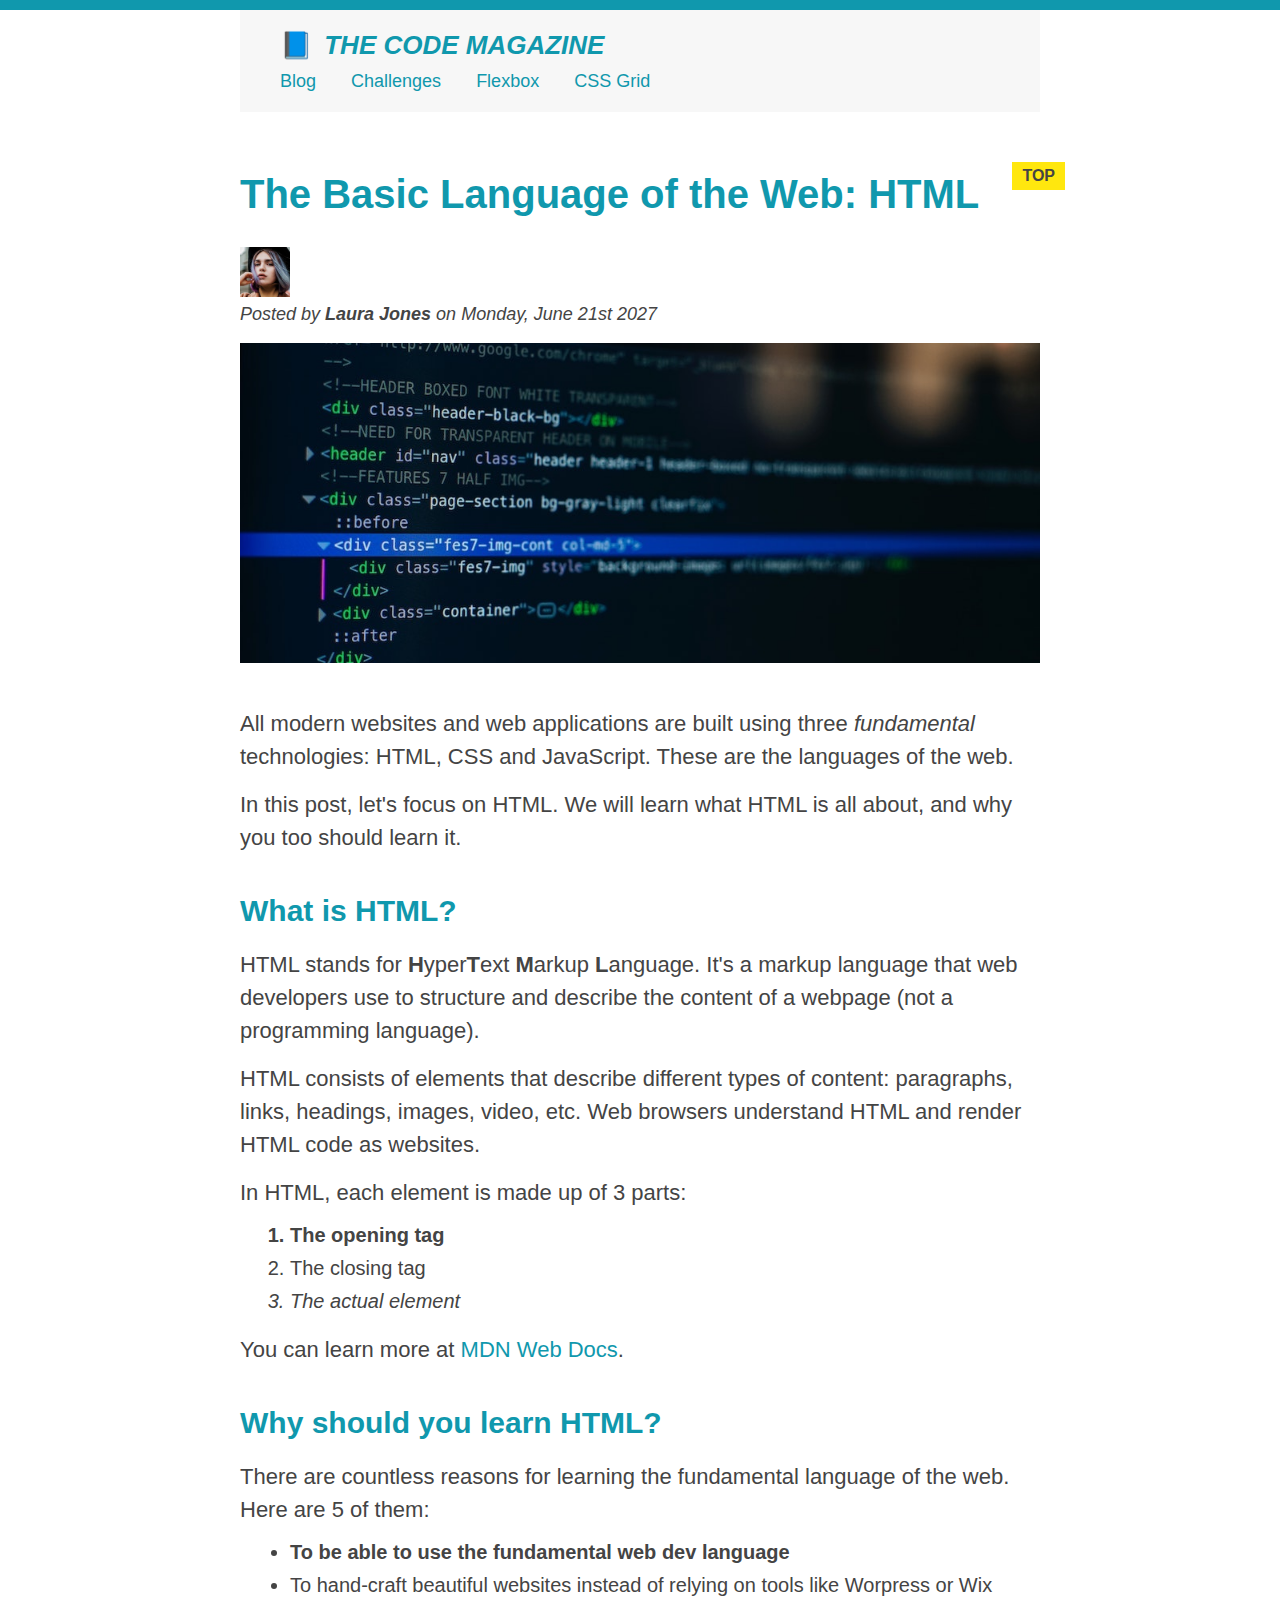
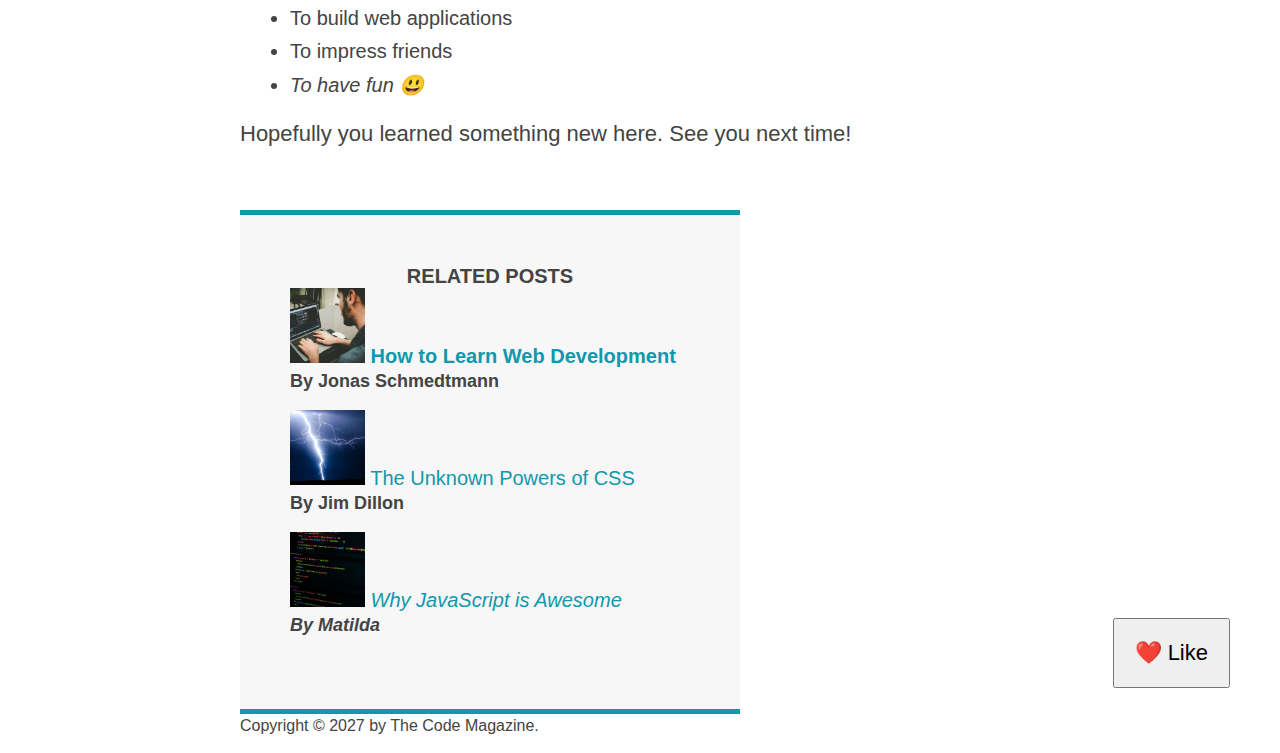
<file: 04-CSS-Layouts/index.html>
<!DOCTYPE html>
<html lang="en">
  <head>
    <meta charset="UTF-8" />
    <link href="style.css" rel="stylesheet" />

    <title>The Basic Language of the Web: HTML</title>
  </head>

  <body>
    <!--
    <h1>The Basic Language of the Web: HTML</h1>
    <h2>The Basic Language of the Web: HTML</h2>
    <h3>The Basic Language of the Web: HTML</h3>
    <h4>The Basic Language of the Web: HTML</h4>
    <h5>The Basic Language of the Web: HTML</h5>
    <h6>The Basic Language of the Web: HTML</h6>
    -->

    <div class="container">
      <header class="main-header">
        <h1>📘 The Code Magazine</h1>

        <nav>
          <!-- <strong>This is the navigation</strong> -->
          <a href="blog.html">Blog</a>
          <a href="#">Challenges</a>
          <a href="#">Flexbox</a>
          <a href="#">CSS Grid</a>
        </nav>
      </header>

      <article>
        <header class="post-header">
          <h2>The Basic Language of the Web: HTML</h2>

          <img
            src="img/laura-jones.jpg"
            alt="Headshot of Laura Jones"
            height="50"
            width="50"
          />

          <p id="author">
            Posted by <strong>Laura Jones</strong> on Monday, June 21st 2027
          </p>

          <img
            src="img/post-img.jpg"
            alt="HTML code on a screen"
            width="500"
            height="200"
            class="post-img"
          />
          <button>❤️ Like</button>
        </header>

        <p>
          All modern websites and web applications are built using three
          <em>fundamental</em>
          technologies: HTML, CSS and JavaScript. These are the languages of the
          web.
        </p>

        <p>
          In this post, let's focus on HTML. We will learn what HTML is all
          about, and why you too should learn it.
        </p>

        <h3>What is HTML?</h3>
        <p>
          HTML stands for <strong>H</strong>yper<strong>T</strong>ext
          <strong>M</strong>arkup <strong>L</strong>anguage. It's a markup
          language that web developers use to structure and describe the content
          of a webpage (not a programming language).
        </p>
        <p>
          HTML consists of elements that describe different types of content:
          paragraphs, links, headings, images, video, etc. Web browsers
          understand HTML and render HTML code as websites.
        </p>
        <p>In HTML, each element is made up of 3 parts:</p>

        <ol>
          <li class="first-li">The opening tag</li>
          <li>The closing tag</li>
          <li>The actual element</li>
        </ol>

        <p>
          You can learn more at
          <a
            href="https://developer.mozilla.org/en-US/docs/Web/HTML"
            target="_blank"
            >MDN Web Docs</a
          >.
        </p>

        <h3>Why should you learn HTML?</h3>

        <p>
          There are countless reasons for learning the fundamental language of
          the web. Here are 5 of them:
        </p>

        <ul>
          <li class="first-li">
            To be able to use the fundamental web dev language
          </li>
          <li>
            To hand-craft beautiful websites instead of relying on tools like
            Worpress or Wix
          </li>
          <li>To build web applications</li>
          <li>To impress friends</li>
          <li>To have fun 😃</li>
        </ul>

        <p>Hopefully you learned something new here. See you next time!</p>
      </article>

      <aside>
        <h4>Related posts</h4>

        <ul class="related">
          <li>
            <img
              src="img/related-1.jpg"
              alt="Person programming"
              width="75"
              height="75"
            />
            <a href="#">How to Learn Web Development</a>
            <p class="related-author">By Jonas Schmedtmann</p>
          </li>
          <li>
            <img
              src="img/related-2.jpg"
              alt="Lightning"
              width="75"
              height="75"
            />
            <a href="#">The Unknown Powers of CSS</a>
            <p class="related-author">By Jim Dillon</p>
          </li>
          <li>
            <img
              src="img/related-3.jpg"
              alt="JavaScript code on a screen"
              width="75"
              height="75"
            />
            <a href="#">Why JavaScript is Awesome</a>
            <p class="related-author">By Matilda</p>
          </li>
        </ul>
      </aside>

      <footer>
        <p id="copyright" class="copyright text">
          Copyright &copy; 2027 by The Code Magazine.
        </p>
      </footer>
    </div>
  </body>
</html>
</file>
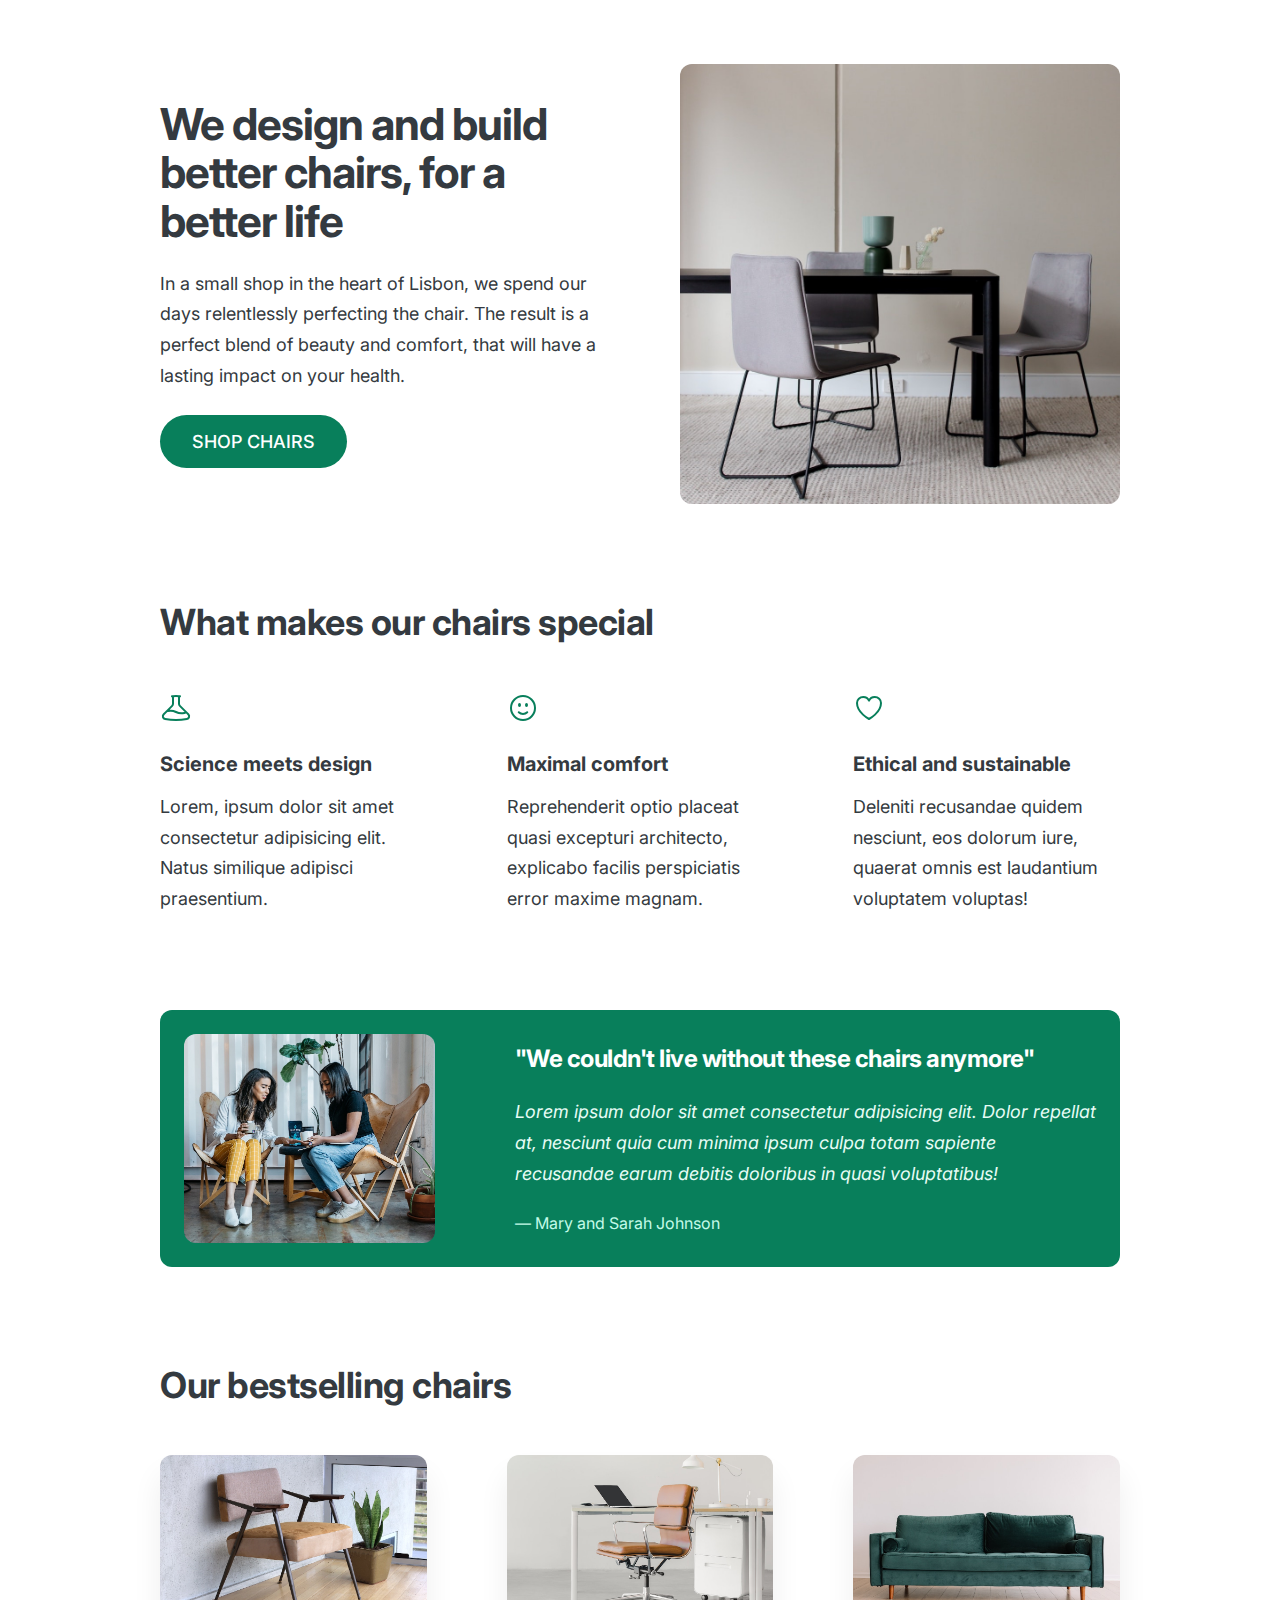
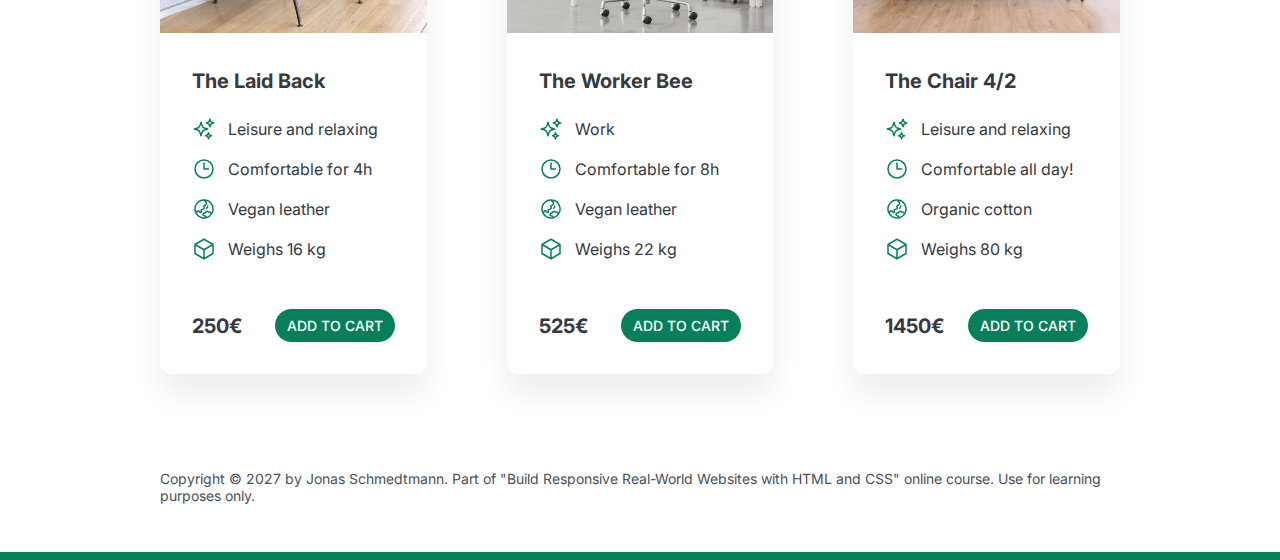
<file: 05-Design/index.html>
<!DOCTYPE html>
<html lang="en">
  <head>
    <meta charset="UTF-8" />
    <meta http-equiv="X-UA-Compatible" content="IE=edge" />
    <meta name="viewport" content="width=device-width, initial-scale=1.0" />

    <link rel="preconnect" href="https://fonts.googleapis.com" />
    <link rel="preconnect" href="https://fonts.gstatic.com" crossorigin />
    <link
      href="https://fonts.googleapis.com/css2?family=Inter:wght@100..900&display=swap"
      rel="stylesheet"
    />

    <link rel="stylesheet" href="style.css" />
    <title>Lisbon Chair Shop</title>
  </head>
  <body>
    <div class="container">
      <header>
        <div class="header-text-box">
          <h1>We design and build better chairs, for a better life</h1>
          <p class="header-text">
            In a small shop in the heart of Lisbon, we spend our days
            relentlessly perfecting the chair. The result is a perfect blend of
            beauty and comfort, that will have a lasting impact on your health.
          </p>
          <a class="btn btn--big" href="#">Shop chairs</a>
        </div>
        <img src="hero.jpg" alt="Photo" />
      </header>

      <section>
        <h2>What makes our chairs special</h2>
        <div class="grid-3-cols">
          <div>
            <svg
              xmlns="http://www.w3.org/2000/svg"
              fill="none"
              viewBox="0 0 24 24"
              stroke-width="1.5"
              stroke="currentColor"
              class="features-icon"
            >
              <path
                stroke-linecap="round"
                stroke-linejoin="round"
                d="M9.75 3.104v5.714a2.25 2.25 0 0 1-.659 1.591L5 14.5M9.75 3.104c-.251.023-.501.05-.75.082m.75-.082a24.301 24.301 0 0 1 4.5 0m0 0v5.714c0 .597.237 1.17.659 1.591L19.8 15.3M14.25 3.104c.251.023.501.05.75.082M19.8 15.3l-1.57.393A9.065 9.065 0 0 1 12 15a9.065 9.065 0 0 0-6.23-.693L5 14.5m14.8.8 1.402 1.402c1.232 1.232.65 3.318-1.067 3.611A48.309 48.309 0 0 1 12 21c-2.773 0-5.491-.235-8.135-.687-1.718-.293-2.3-2.379-1.067-3.61L5 14.5"
              />
            </svg>
            <p class="features-title"><strong>Science meets design</strong></p>
            <p class="features-text">
              Lorem, ipsum dolor sit amet consectetur adipisicing elit. Natus
              similique adipisci praesentium.
            </p>
          </div>

          <div>
            <svg
              xmlns="http://www.w3.org/2000/svg"
              fill="none"
              viewBox="0 0 24 24"
              stroke-width="1.5"
              stroke="currentColor"
              class="features-icon"
            >
              <path
                stroke-linecap="round"
                stroke-linejoin="round"
                d="M15.182 15.182a4.5 4.5 0 0 1-6.364 0M21 12a9 9 0 1 1-18 0 9 9 0 0 1 18 0ZM9.75 9.75c0 .414-.168.75-.375.75S9 10.164 9 9.75 9.168 9 9.375 9s.375.336.375.75Zm-.375 0h.008v.015h-.008V9.75Zm5.625 0c0 .414-.168.75-.375.75s-.375-.336-.375-.75.168-.75.375-.75.375.336.375.75Zm-.375 0h.008v.015h-.008V9.75Z"
              />
            </svg>

            <p class="features-title">
              <strong>Maximal comfort</strong>
            </p>
            <p class="features-text">
              Reprehenderit optio placeat quasi excepturi architecto, explicabo
              facilis perspiciatis error maxime magnam.
            </p>
          </div>

          <div>
            <svg
              xmlns="http://www.w3.org/2000/svg"
              fill="none"
              viewBox="0 0 24 24"
              stroke-width="1.5"
              stroke="currentColor"
              class="features-icon"
            >
              <path
                stroke-linecap="round"
                stroke-linejoin="round"
                d="M21 8.25c0-2.485-2.099-4.5-4.688-4.5-1.935 0-3.597 1.126-4.312 2.733-.715-1.607-2.377-2.733-4.313-2.733C5.1 3.75 3 5.765 3 8.25c0 7.22 9 12 9 12s9-4.78 9-12Z"
              />
            </svg>

            <p class="features-title">
              <strong>Ethical and sustainable</strong>
            </p>
            <p class="features-text">
              Deleniti recusandae quidem nesciunt, eos dolorum iure, quaerat
              omnis est laudantium voluptatem voluptas!
            </p>
          </div>
        </div>
      </section>

      <section class="testimonial-section">
        <div class="grid-3-cols">
          <img src="customers.jpg" alt="People sitting on chairs" />
          <div class="testimonial-box">
            <h2>"We couldn't live without these chairs anymore"</h2>
            <blockquote class="testimonial-text">
              Lorem ipsum dolor sit amet consectetur adipisicing elit. Dolor
              repellat at, nesciunt quia cum minima ipsum culpa totam sapiente
              recusandae earum debitis doloribus in quasi voluptatibus!
            </blockquote>
            <p class="testimonial-author">&mdash; Mary and Sarah Johnson</p>
          </div>
        </div>
      </section>

      <section>
        <h2>Our bestselling chairs</h2>
        <div class="grid-3-cols">
          <figure class="chair">
            <img src="chair-1.jpg" alt="Chair" />
            <div class="chair-box">
              <h3>The Laid Back</h3>
              <ul class="chair-details">
                <li>
                  <svg
                    xmlns="http://www.w3.org/2000/svg"
                    fill="none"
                    viewBox="0 0 24 24"
                    stroke-width="1.5"
                    stroke="currentColor"
                    class="chair-icon"
                  >
                    <path
                      stroke-linecap="round"
                      stroke-linejoin="round"
                      d="M9.813 15.904 9 18.75l-.813-2.846a4.5 4.5 0 0 0-3.09-3.09L2.25 12l2.846-.813a4.5 4.5 0 0 0 3.09-3.09L9 5.25l.813 2.846a4.5 4.5 0 0 0 3.09 3.09L15.75 12l-2.846.813a4.5 4.5 0 0 0-3.09 3.09ZM18.259 8.715 18 9.75l-.259-1.035a3.375 3.375 0 0 0-2.455-2.456L14.25 6l1.036-.259a3.375 3.375 0 0 0 2.455-2.456L18 2.25l.259 1.035a3.375 3.375 0 0 0 2.456 2.456L21.75 6l-1.035.259a3.375 3.375 0 0 0-2.456 2.456ZM16.894 20.567 16.5 21.75l-.394-1.183a2.25 2.25 0 0 0-1.423-1.423L13.5 18.75l1.183-.394a2.25 2.25 0 0 0 1.423-1.423l.394-1.183.394 1.183a2.25 2.25 0 0 0 1.423 1.423l1.183.394-1.183.394a2.25 2.25 0 0 0-1.423 1.423Z"
                    />
                  </svg>

                  <!-- Span is a generic INLINE text element, it doesn't have any meaning. It's like a div element, but inline -->
                  <span>Leisure and relaxing</span>
                </li>
                <li>
                  <svg
                    xmlns="http://www.w3.org/2000/svg"
                    fill="none"
                    viewBox="0 0 24 24"
                    stroke-width="1.5"
                    stroke="currentColor"
                    class="chair-icon"
                  >
                    <path
                      stroke-linecap="round"
                      stroke-linejoin="round"
                      d="M12 6v6h4.5m4.5 0a9 9 0 1 1-18 0 9 9 0 0 1 18 0Z"
                    />
                  </svg>

                  <span>Comfortable for 4h</span>
                </li>
                <li>
                  <svg
                    xmlns="http://www.w3.org/2000/svg"
                    fill="none"
                    viewBox="0 0 24 24"
                    stroke-width="1.5"
                    stroke="currentColor"
                    class="chair-icon"
                  >
                    <path
                      stroke-linecap="round"
                      stroke-linejoin="round"
                      d="M12.75 3.03v.568c0 .334.148.65.405.864l1.068.89c.442.369.535 1.01.216 1.49l-.51.766a2.25 2.25 0 0 1-1.161.886l-.143.048a1.107 1.107 0 0 0-.57 1.664c.369.555.169 1.307-.427 1.605L9 13.125l.423 1.059a.956.956 0 0 1-1.652.928l-.679-.906a1.125 1.125 0 0 0-1.906.172L4.5 15.75l-.612.153M12.75 3.031a9 9 0 0 0-8.862 12.872M12.75 3.031a9 9 0 0 1 6.69 14.036m0 0-.177-.529A2.25 2.25 0 0 0 17.128 15H16.5l-.324-.324a1.453 1.453 0 0 0-2.328.377l-.036.073a1.586 1.586 0 0 1-.982.816l-.99.282c-.55.157-.894.702-.8 1.267l.073.438c.08.474.49.821.97.821.846 0 1.598.542 1.865 1.345l.215.643m5.276-3.67a9.012 9.012 0 0 1-5.276 3.67m0 0a9 9 0 0 1-10.275-4.835M15.75 9c0 .896-.393 1.7-1.016 2.25"
                    />
                  </svg>

                  <span>Vegan leather</span>
                </li>
                <li>
                  <svg
                    xmlns="http://www.w3.org/2000/svg"
                    fill="none"
                    viewBox="0 0 24 24"
                    stroke-width="1.5"
                    stroke="currentColor"
                    class="chair-icon"
                  >
                    <path
                      stroke-linecap="round"
                      stroke-linejoin="round"
                      d="m21 7.5-9-5.25L3 7.5m18 0-9 5.25m9-5.25v9l-9 5.25M3 7.5l9 5.25M3 7.5v9l9 5.25m0-9v9"
                    />
                  </svg>

                  <span>Weighs 16 kg</span>
                </li>
              </ul>
              <div class="chair-price">
                <strong>250€</strong>
                <a href="#" class="btn btn--small">Add to cart</a>
              </div>
            </div>
          </figure>

          <figure class="chair">
            <img src="chair-2.jpg" alt="Chair" />
            <div class="chair-box">
              <h3>The Worker Bee</h3>
              <ul class="chair-details">
                <li>
                  <svg
                    xmlns="http://www.w3.org/2000/svg"
                    fill="none"
                    viewBox="0 0 24 24"
                    stroke-width="1.5"
                    stroke="currentColor"
                    class="chair-icon"
                  >
                    <path
                      stroke-linecap="round"
                      stroke-linejoin="round"
                      d="M9.813 15.904 9 18.75l-.813-2.846a4.5 4.5 0 0 0-3.09-3.09L2.25 12l2.846-.813a4.5 4.5 0 0 0 3.09-3.09L9 5.25l.813 2.846a4.5 4.5 0 0 0 3.09 3.09L15.75 12l-2.846.813a4.5 4.5 0 0 0-3.09 3.09ZM18.259 8.715 18 9.75l-.259-1.035a3.375 3.375 0 0 0-2.455-2.456L14.25 6l1.036-.259a3.375 3.375 0 0 0 2.455-2.456L18 2.25l.259 1.035a3.375 3.375 0 0 0 2.456 2.456L21.75 6l-1.035.259a3.375 3.375 0 0 0-2.456 2.456ZM16.894 20.567 16.5 21.75l-.394-1.183a2.25 2.25 0 0 0-1.423-1.423L13.5 18.75l1.183-.394a2.25 2.25 0 0 0 1.423-1.423l.394-1.183.394 1.183a2.25 2.25 0 0 0 1.423 1.423l1.183.394-1.183.394a2.25 2.25 0 0 0-1.423 1.423Z"
                    />
                  </svg>
                  <span>Work</span>
                </li>
                <li>
                  <svg
                    xmlns="http://www.w3.org/2000/svg"
                    fill="none"
                    viewBox="0 0 24 24"
                    stroke-width="1.5"
                    stroke="currentColor"
                    class="chair-icon"
                  >
                    <path
                      stroke-linecap="round"
                      stroke-linejoin="round"
                      d="M12 6v6h4.5m4.5 0a9 9 0 1 1-18 0 9 9 0 0 1 18 0Z"
                    />
                  </svg>
                  <span>Comfortable for 8h</span>
                </li>
                <li>
                  <svg
                    xmlns="http://www.w3.org/2000/svg"
                    fill="none"
                    viewBox="0 0 24 24"
                    stroke-width="1.5"
                    stroke="currentColor"
                    class="chair-icon"
                  >
                    <path
                      stroke-linecap="round"
                      stroke-linejoin="round"
                      d="M12.75 3.03v.568c0 .334.148.65.405.864l1.068.89c.442.369.535 1.01.216 1.49l-.51.766a2.25 2.25 0 0 1-1.161.886l-.143.048a1.107 1.107 0 0 0-.57 1.664c.369.555.169 1.307-.427 1.605L9 13.125l.423 1.059a.956.956 0 0 1-1.652.928l-.679-.906a1.125 1.125 0 0 0-1.906.172L4.5 15.75l-.612.153M12.75 3.031a9 9 0 0 0-8.862 12.872M12.75 3.031a9 9 0 0 1 6.69 14.036m0 0-.177-.529A2.25 2.25 0 0 0 17.128 15H16.5l-.324-.324a1.453 1.453 0 0 0-2.328.377l-.036.073a1.586 1.586 0 0 1-.982.816l-.99.282c-.55.157-.894.702-.8 1.267l.073.438c.08.474.49.821.97.821.846 0 1.598.542 1.865 1.345l.215.643m5.276-3.67a9.012 9.012 0 0 1-5.276 3.67m0 0a9 9 0 0 1-10.275-4.835M15.75 9c0 .896-.393 1.7-1.016 2.25"
                    />
                  </svg>
                  <span>Vegan leather</span>
                </li>
                <li>
                  <svg
                    xmlns="http://www.w3.org/2000/svg"
                    fill="none"
                    viewBox="0 0 24 24"
                    stroke-width="1.5"
                    stroke="currentColor"
                    class="chair-icon"
                  >
                    <path
                      stroke-linecap="round"
                      stroke-linejoin="round"
                      d="m21 7.5-9-5.25L3 7.5m18 0-9 5.25m9-5.25v9l-9 5.25M3 7.5l9 5.25M3 7.5v9l9 5.25m0-9v9"
                    />
                  </svg>
                  <span>Weighs 22 kg</span>
                </li>
              </ul>
              <div class="chair-price">
                <strong>525€</strong>
                <a href="#" class="btn btn--small">Add to cart</a>
              </div>
            </div>
          </figure>

          <figure class="chair">
            <img src="chair-3.jpg" alt="Chair" />
            <div class="chair-box">
              <h3>The Chair 4/2</h3>
              <ul class="chair-details">
                <li>
                  <svg
                    xmlns="http://www.w3.org/2000/svg"
                    fill="none"
                    viewBox="0 0 24 24"
                    stroke-width="1.5"
                    stroke="currentColor"
                    class="chair-icon"
                  >
                    <path
                      stroke-linecap="round"
                      stroke-linejoin="round"
                      d="M9.813 15.904 9 18.75l-.813-2.846a4.5 4.5 0 0 0-3.09-3.09L2.25 12l2.846-.813a4.5 4.5 0 0 0 3.09-3.09L9 5.25l.813 2.846a4.5 4.5 0 0 0 3.09 3.09L15.75 12l-2.846.813a4.5 4.5 0 0 0-3.09 3.09ZM18.259 8.715 18 9.75l-.259-1.035a3.375 3.375 0 0 0-2.455-2.456L14.25 6l1.036-.259a3.375 3.375 0 0 0 2.455-2.456L18 2.25l.259 1.035a3.375 3.375 0 0 0 2.456 2.456L21.75 6l-1.035.259a3.375 3.375 0 0 0-2.456 2.456ZM16.894 20.567 16.5 21.75l-.394-1.183a2.25 2.25 0 0 0-1.423-1.423L13.5 18.75l1.183-.394a2.25 2.25 0 0 0 1.423-1.423l.394-1.183.394 1.183a2.25 2.25 0 0 0 1.423 1.423l1.183.394-1.183.394a2.25 2.25 0 0 0-1.423 1.423Z"
                    />
                  </svg>
                  <span>Leisure and relaxing</span>
                </li>
                <li>
                  <svg
                    xmlns="http://www.w3.org/2000/svg"
                    fill="none"
                    viewBox="0 0 24 24"
                    stroke-width="1.5"
                    stroke="currentColor"
                    class="chair-icon"
                  >
                    <path
                      stroke-linecap="round"
                      stroke-linejoin="round"
                      d="M12 6v6h4.5m4.5 0a9 9 0 1 1-18 0 9 9 0 0 1 18 0Z"
                    />
                  </svg>
                  <span>Comfortable all day!</span>
                </li>
                <li>
                  <svg
                    xmlns="http://www.w3.org/2000/svg"
                    fill="none"
                    viewBox="0 0 24 24"
                    stroke-width="1.5"
                    stroke="currentColor"
                    class="chair-icon"
                  >
                    <path
                      stroke-linecap="round"
                      stroke-linejoin="round"
                      d="M12.75 3.03v.568c0 .334.148.65.405.864l1.068.89c.442.369.535 1.01.216 1.49l-.51.766a2.25 2.25 0 0 1-1.161.886l-.143.048a1.107 1.107 0 0 0-.57 1.664c.369.555.169 1.307-.427 1.605L9 13.125l.423 1.059a.956.956 0 0 1-1.652.928l-.679-.906a1.125 1.125 0 0 0-1.906.172L4.5 15.75l-.612.153M12.75 3.031a9 9 0 0 0-8.862 12.872M12.75 3.031a9 9 0 0 1 6.69 14.036m0 0-.177-.529A2.25 2.25 0 0 0 17.128 15H16.5l-.324-.324a1.453 1.453 0 0 0-2.328.377l-.036.073a1.586 1.586 0 0 1-.982.816l-.99.282c-.55.157-.894.702-.8 1.267l.073.438c.08.474.49.821.97.821.846 0 1.598.542 1.865 1.345l.215.643m5.276-3.67a9.012 9.012 0 0 1-5.276 3.67m0 0a9 9 0 0 1-10.275-4.835M15.75 9c0 .896-.393 1.7-1.016 2.25"
                    />
                  </svg>
                  <span>Organic cotton</span>
                </li>
                <li>
                  <svg
                    xmlns="http://www.w3.org/2000/svg"
                    fill="none"
                    viewBox="0 0 24 24"
                    stroke-width="1.5"
                    stroke="currentColor"
                    class="chair-icon"
                  >
                    <path
                      stroke-linecap="round"
                      stroke-linejoin="round"
                      d="m21 7.5-9-5.25L3 7.5m18 0-9 5.25m9-5.25v9l-9 5.25M3 7.5l9 5.25M3 7.5v9l9 5.25m0-9v9"
                    />
                  </svg>
                  <span>Weighs 80 kg</span>
                </li>
              </ul>
              <div class="chair-price">
                <strong>1450€</strong>
                <a href="#" class="btn btn--small">Add to cart</a>
              </div>
            </div>
          </figure>
        </div>
      </section>

      <footer>
        Copyright &copy; 2027 by Jonas Schmedtmann. Part of "Build Responsive
        Real-World Websites with HTML and CSS" online course. Use for learning
        purposes only.
      </footer>
    </div>
  </body>
</html>
</file>
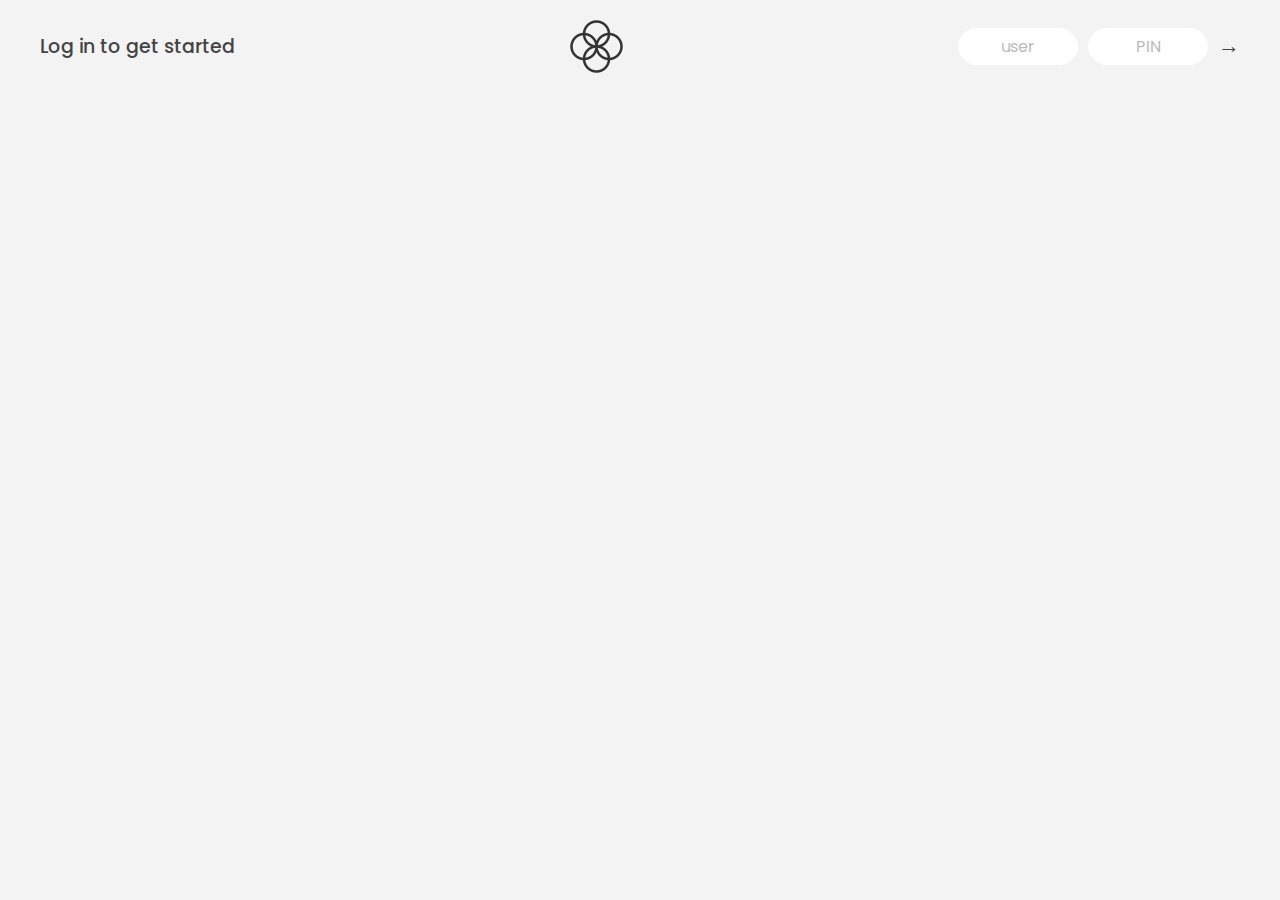
<file: Arrays - bankist project/index.html>
<!DOCTYPE html>
<html lang="en">
  <head>
    <meta charset="UTF-8" />
    <meta name="viewport" content="width=device-width, initial-scale=1.0" />
    <meta http-equiv="X-UA-Compatible" content="ie=edge" />
    <link rel="shortcut icon" type="image/png" href="/icon.png" />

    <link
      href="https://fonts.googleapis.com/css?family=Poppins:400,500,600&display=swap"
      rel="stylesheet"
    />

    <link rel="stylesheet" href="style.css" />
    <title>Bankist</title>
  </head>
  <body>
    <!-- TOP NAVIGATION -->
    <nav>
      <p class="welcome">Log in to get started</p>
      <img src="logo.png" alt="Logo" class="logo" />
      <form class="login">
        <input
          type="text"
          placeholder="user"
          class="login__input login__input--user"
        />
        <!-- In practice, use type="password" -->
        <input
          type="text"
          placeholder="PIN"
          maxlength="4"
          class="login__input login__input--pin"
        />
        <button class="login__btn">&rarr;</button>
      </form>
    </nav>

    <main class="app">
      <!-- BALANCE -->
      <div class="balance">
        <div>
          <p class="balance__label">Current balance</p>
          <p class="balance__date">
            As of <span class="date">05/03/2037</span>
          </p>
        </div>
        <p class="balance__value">0000€</p>
      </div>

      <!-- MOVEMENTS -->
      <div class="movements">
        <div class="movements__row">
          <div class="movements__type movements__type--deposit">2 deposit</div>
          <div class="movements__date">3 days ago</div>
          <div class="movements__value">4 000€</div>
        </div>
        <div class="movements__row">
          <div class="movements__type movements__type--withdrawal">
            1 withdrawal
          </div>
          <div class="movements__date">24/01/2037</div>
          <div class="movements__value">-378€</div>
        </div>
      </div>

      <!-- SUMMARY -->
      <div class="summary">
        <p class="summary__label">In</p>
        <p class="summary__value summary__value--in">0000€</p>
        <p class="summary__label">Out</p>
        <p class="summary__value summary__value--out">0000€</p>
        <p class="summary__label">Interest</p>
        <p class="summary__value summary__value--interest">0000€</p>
        <button class="btn--sort">&downarrow; SORT</button>
      </div>

      <!-- OPERATION: TRANSFERS -->
      <div class="operation operation--transfer">
        <h2>Transfer money</h2>
        <form class="form form--transfer">
          <input type="text" class="form__input form__input--to" />
          <input type="number" class="form__input form__input--amount" />
          <button class="form__btn form__btn--transfer">&rarr;</button>
          <label class="form__label">Transfer to</label>
          <label class="form__label">Amount</label>
        </form>
      </div>

      <!-- OPERATION: LOAN -->
      <div class="operation operation--loan">
        <h2>Request loan</h2>
        <form class="form form--loan">
          <input type="number" class="form__input form__input--loan-amount" />
          <button class="form__btn form__btn--loan">&rarr;</button>
          <label class="form__label form__label--loan">Amount</label>
        </form>
      </div>

      <!-- OPERATION: CLOSE -->
      <div class="operation operation--close">
        <h2>Close account</h2>
        <form class="form form--close">
          <input type="text" class="form__input form__input--user" />
          <input
            type="password"
            maxlength="6"
            class="form__input form__input--pin"
          />
          <button class="form__btn form__btn--close">&rarr;</button>
          <label class="form__label">Confirm user</label>
          <label class="form__label">Confirm PIN</label>
        </form>
      </div>

      <!-- LOGOUT TIMER -->
      <p class="logout-timer">
        You will be logged out in <span class="timer">05:00</span>
      </p>
    </main>

    <!-- <footer>
      &copy; by Jonas Schmedtmann. Don't claim as your own :)
    </footer> -->

    <script src="script.js"></script>
  </body>
</html>
</file>
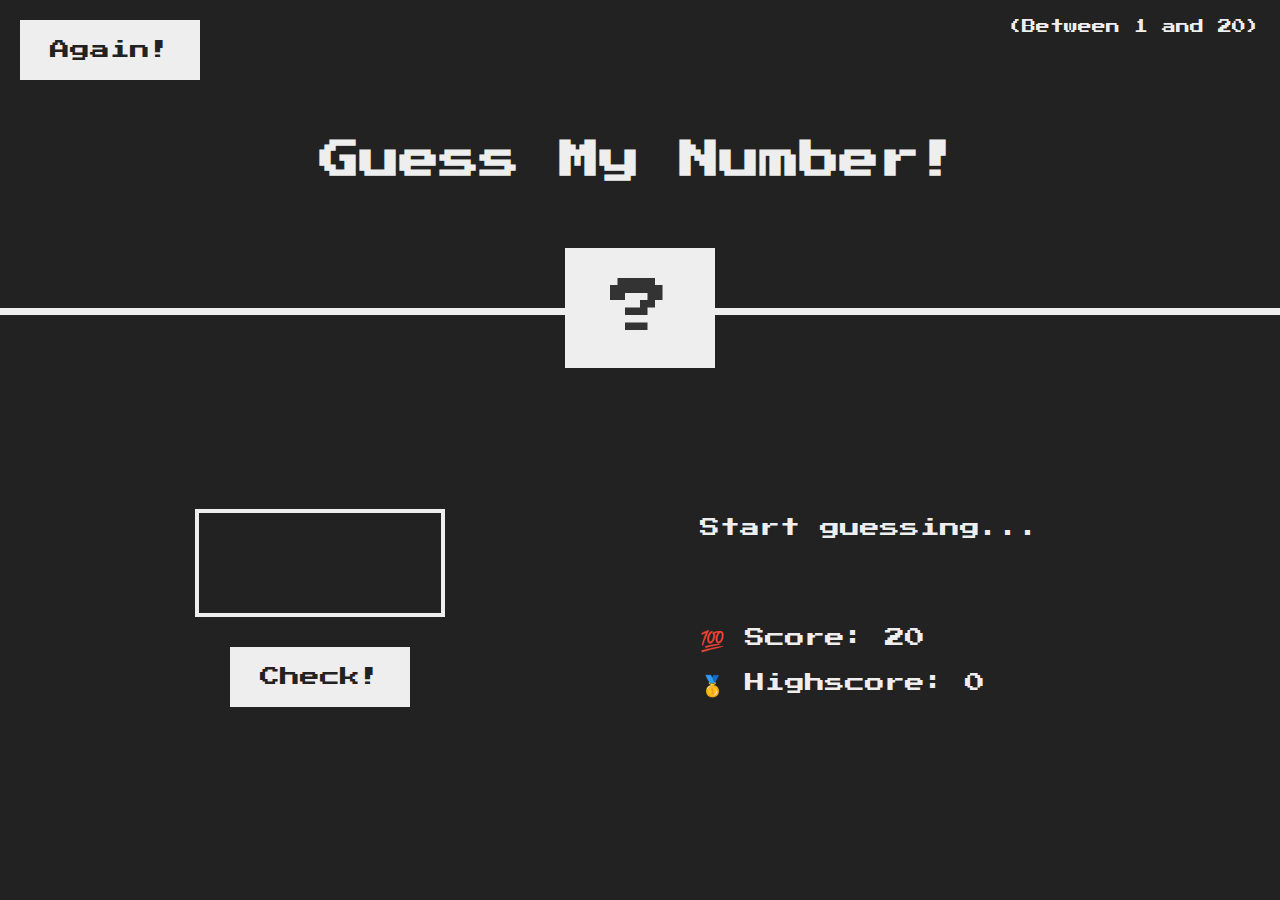
<file: guess my number/index.html>
<!DOCTYPE html>
<html lang="en">
  <head>
    <meta charset="UTF-8" />
    <meta name="viewport" content="width=device-width, initial-scale=1.0" />
    <meta http-equiv="X-UA-Compatible" content="ie=edge" />
    <link rel="stylesheet" href="style.css" />
    <title>Guess My Number!</title>
  </head>
  <body>
    <header>
      <h1>Guess My Number!</h1>
      <p class="between">(Between 1 and 20)</p>
      <button class="btn again">Again!</button>
      <div class="number">?</div>
    </header>
    <main>
      <section class="left">
        <input type="number" class="guess" />
        <button class="btn check">Check!</button>
      </section>
      <section class="right">
        <p class="message">Start guessing...</p>
        <p class="label-score">💯 Score: <span class="score">20</span></p>
        <p class="label-highscore">
          🥇 Highscore: <span class="highscore">0</span>
        </p>
      </section>
    </main>
    <script src="script.js"></script>
  </body>
</html>
</file>
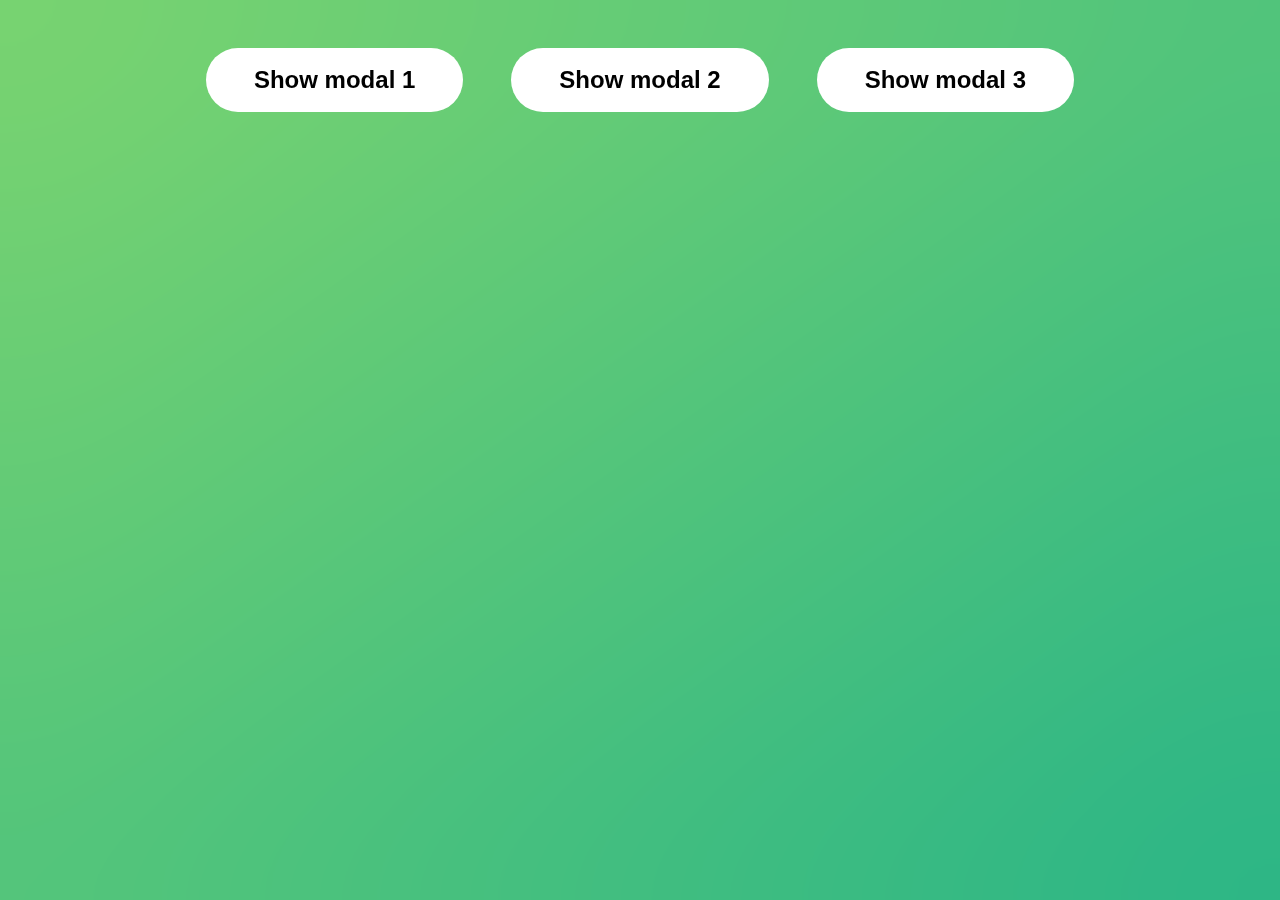
<file: Modal/index.html>
<!DOCTYPE html>
<html lang="en">
  <head>
    <meta charset="UTF-8" />
    <meta name="viewport" content="width=device-width, initial-scale=1.0" />

    <link rel="stylesheet" href="styles.css" />
    <title>Modals</title>
  </head>
  <body>
    <button class="show-modal">Show modal 1</button>
    <button class="show-modal">Show modal 2</button>
    <button class="show-modal">Show modal 3</button>
    <div class="modal hidden">
      <button class="close-modal">&times;</button>
      <h1>I'm a modal window</h1>
      <p>
        Lorem ipsum dolor sit amet, consectetur adipisicing elit, sed do eiusmod
        tempor incididunt ut labore et dolore magna aliqua. Ut enim ad minim
        veniam, quis nostrud exercitation ullamco laboris nisi ut aliquip ex ea
        commodo consequat. Duis aute irure dolor in reprehenderit in voluptate
        velit esse cillum dolore eu fugiat nulla pariatur. Excepteur sint
        occaecat cupidatat non proident, sunt in culpa qui officia deserunt
        mollit anim id est laborum.
      </p>
    </div>
    <div class="overlay hidden"></div>
    <script src="script.js"></script>
  </body>
</html>
</file>
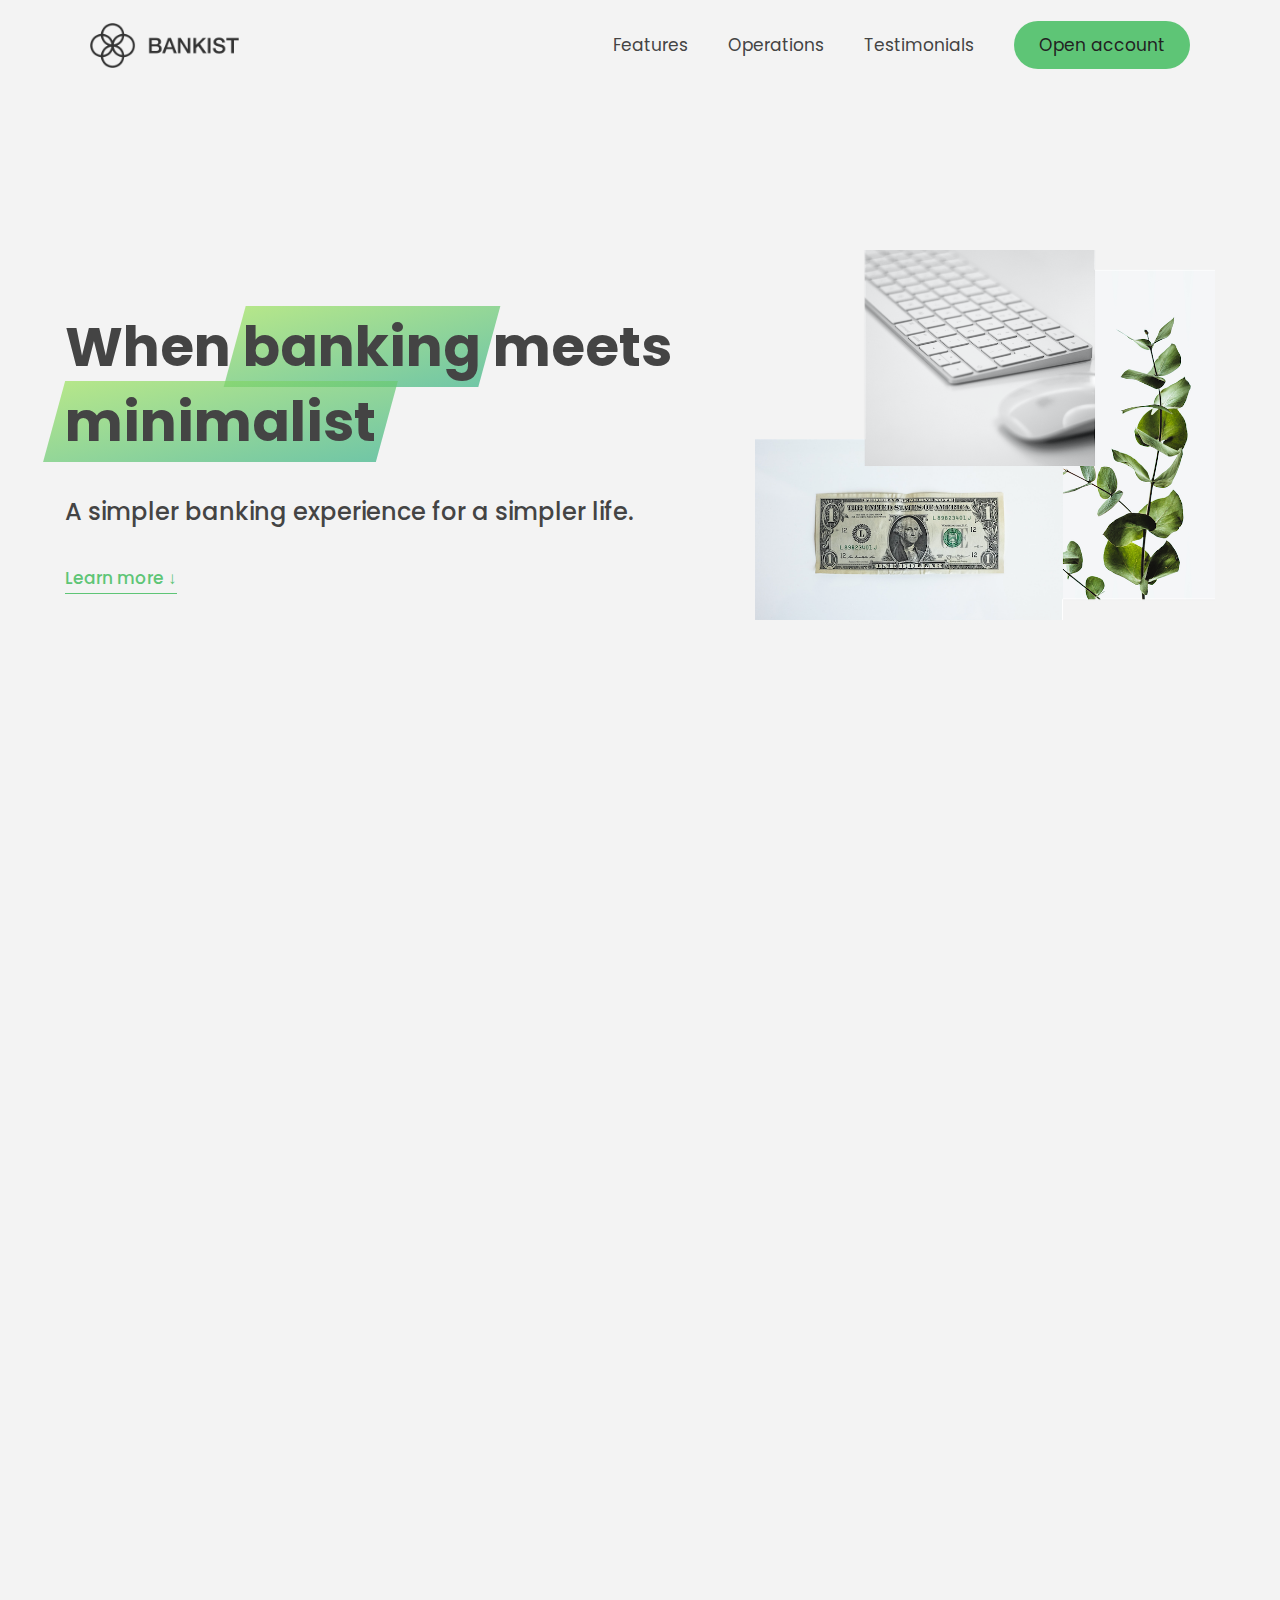
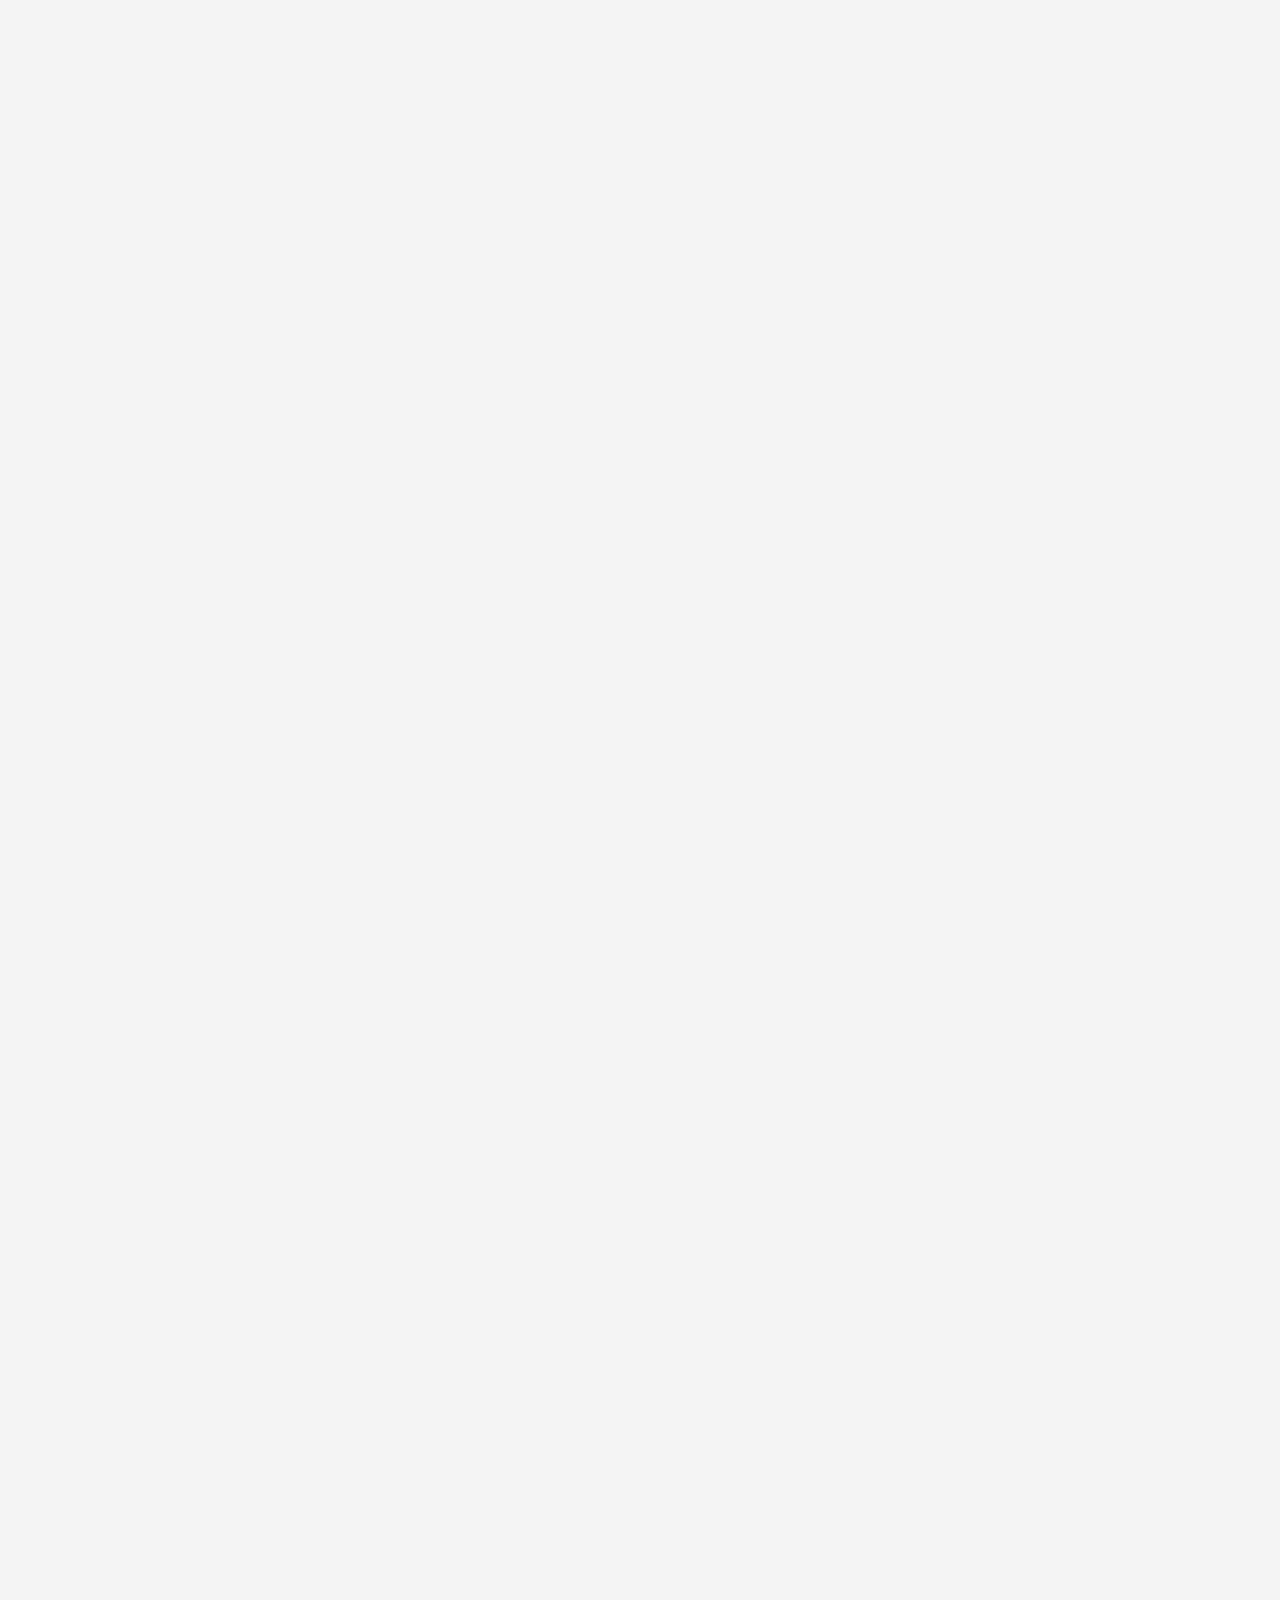
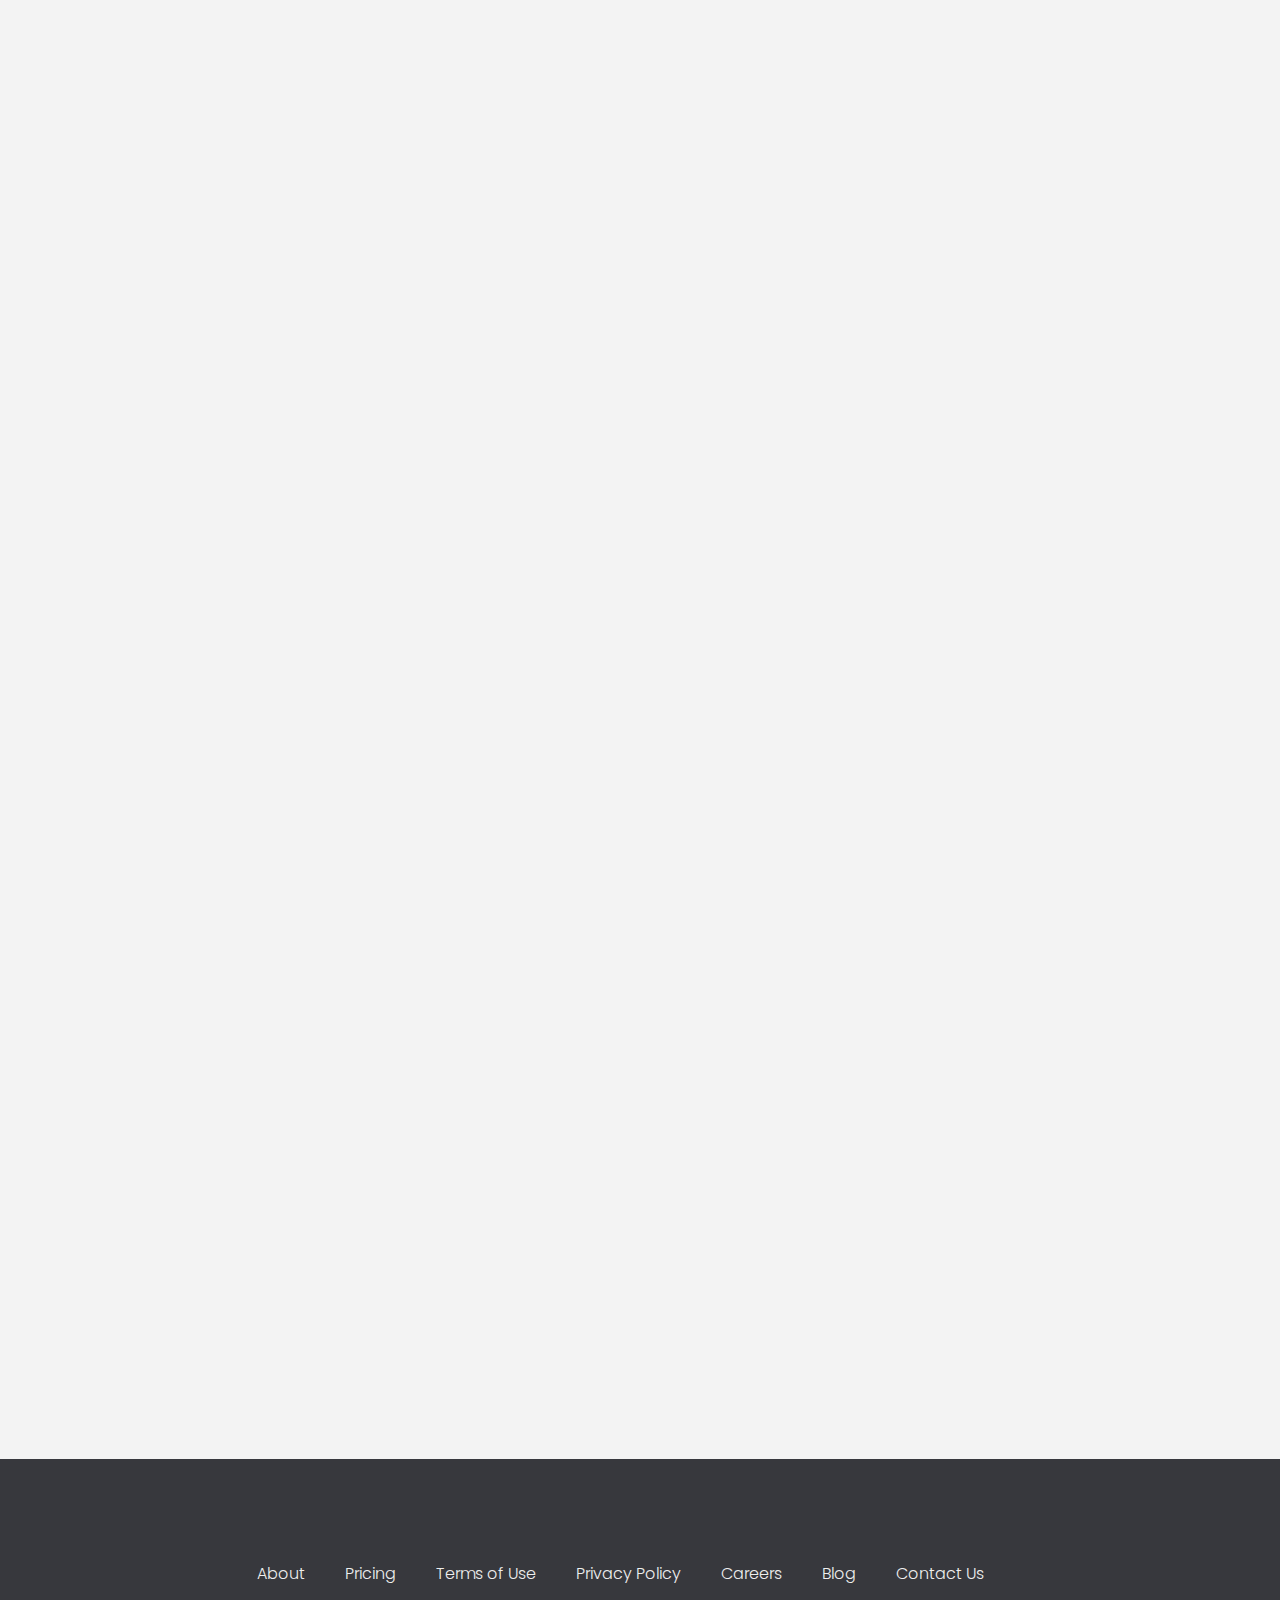
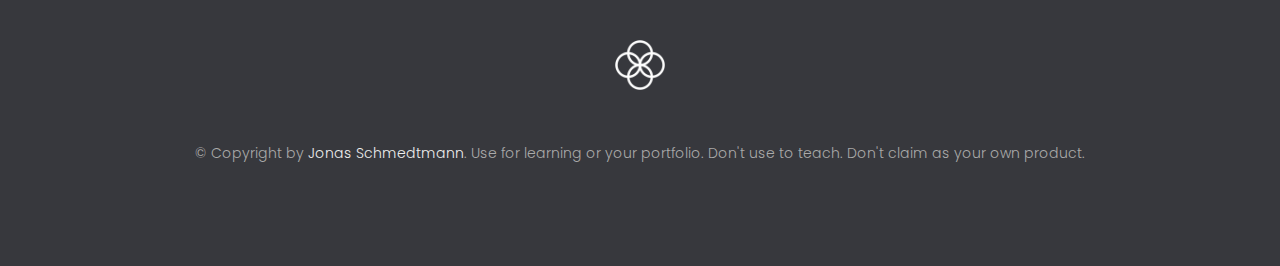
<file: JavaScript/Advanced-DOm-Bankist/index.html>
<!DOCTYPE html>
<html lang="en">
  <head>
    <meta charset="UTF-8" />
    <meta name="viewport" content="width=device-width, initial-scale=1.0" />
    <meta http-equiv="X-UA-Compatible" content="ie=edge" />
    <link rel="shortcut icon" type="image/png" href="img/icon.png" />

    <link
      href="https://fonts.googleapis.com/css?family=Poppins:300,400,500,600&display=swap"
      rel="stylesheet"
    />
    <link rel="stylesheet" href="style.css" />
    <title>Bankist | When Banking meets Minimalist</title>

    <script defer src="script.js"></script>
  </head>
  <body>
    <header class="header">
      <nav class="nav">
        <img
          src="img/logo.png"
          alt="Bankist logo"
          class="nav__logo"
          id="logo"
          designer="Jonas"
          data-version-number="3.0"
        />
        <ul class="nav__links">
          <li class="nav__item">
            <a class="nav__link" href="#section--1">Features</a>
          </li>
          <li class="nav__item">
            <a class="nav__link" href="#section--2">Operations</a>
          </li>
          <li class="nav__item">
            <a class="nav__link" href="#section--3">Testimonials</a>
          </li>
          <li class="nav__item">
            <a class="nav__link nav__link--btn btn--show-modal" href="#"
              >Open account</a
            >
          </li>
        </ul>
      </nav>

      <div class="header__title">
        <!-- <h1 onclick="alert('HTML alert')"> -->
        <h1>
          When
          <!-- Green highlight effect -->
          <span class="highlight">banking</span>
          meets<br />
          <span class="highlight">minimalist</span>
        </h1>
        <h4>A simpler banking experience for a simpler life.</h4>
        <button class="btn--text btn--scroll-to">Learn more &DownArrow;</button>
        <img
          src="img/hero.png"
          class="header__img"
          alt="Minimalist bank items"
        />
      </div>
    </header>

    <section class="section" id="section--1">
      <div class="section__title">
        <h2 class="section__description">Features</h2>
        <h3 class="section__header">
          Everything you need in a modern bank and more.
        </h3>
      </div>

      <div class="features">
        <img
          src="img/digital-lazy.jpg"
          data-src="img/digital.jpg"
          alt="Computer"
          class="features__img lazy-img"
        />
        <div class="features__feature">
          <div class="features__icon">
            <svg>
              <use xlink:href="img/icons.svg#icon-monitor"></use>
            </svg>
          </div>
          <h5 class="features__header">100% digital bank</h5>
          <p>
            Lorem ipsum dolor sit amet consectetur adipisicing elit. Unde alias
            sint quos? Accusantium a fugiat porro reiciendis saepe quibusdam
            debitis ducimus.
          </p>
        </div>

        <div class="features__feature">
          <div class="features__icon">
            <svg>
              <use xlink:href="img/icons.svg#icon-trending-up"></use>
            </svg>
          </div>
          <h5 class="features__header">Watch your money grow</h5>
          <p>
            Nesciunt quos autem dolorum voluptates cum dolores dicta fuga
            inventore ab? Nulla incidunt eius numquam sequi iste pariatur
            quibusdam!
          </p>
        </div>
        <img
          src="img/grow-lazy.jpg"
          data-src="img/grow.jpg"
          alt="Plant"
          class="features__img lazy-img"
        />

        <img
          src="img/card-lazy.jpg"
          data-src="img/card.jpg"
          alt="Credit card"
          class="features__img lazy-img"
        />
        <div class="features__feature">
          <div class="features__icon">
            <svg>
              <use xlink:href="img/icons.svg#icon-credit-card"></use>
            </svg>
          </div>
          <h5 class="features__header">Free debit card included</h5>
          <p>
            Quasi, fugit in cumque cupiditate reprehenderit debitis animi enim
            eveniet consequatur odit quam quos possimus assumenda dicta fuga
            inventore ab.
          </p>
        </div>
      </div>
    </section>

    <section class="section" id="section--2">
      <div class="section__title">
        <h2 class="section__description">Operations</h2>
        <h3 class="section__header">
          Everything as simple as possible, but no simpler.
        </h3>
      </div>

      <div class="operations">
        <div class="operations__tab-container">
          <button
            class="btn operations__tab operations__tab--1 operations__tab--active"
            data-tab="1"
          >
            <span>01</span>Instant Transfers
          </button>
          <button class="btn operations__tab operations__tab--2" data-tab="2">
            <span>02</span>Instant Loans
          </button>
          <button class="btn operations__tab operations__tab--3" data-tab="3">
            <span>03</span>Instant Closing
          </button>
        </div>
        <div
          class="operations__content operations__content--1 operations__content--active"
        >
          <div class="operations__icon operations__icon--1">
            <svg>
              <use xlink:href="img/icons.svg#icon-upload"></use>
            </svg>
          </div>
          <h5 class="operations__header">
            Tranfser money to anyone, instantly! No fees, no BS.
          </h5>
          <p>
            Lorem ipsum dolor sit amet, consectetur adipisicing elit, sed do
            eiusmod tempor incididunt ut labore et dolore magna aliqua. Ut enim
            ad minim veniam, quis nostrud exercitation ullamco laboris nisi ut
            aliquip ex ea commodo consequat.
          </p>
        </div>

        <div class="operations__content operations__content--2">
          <div class="operations__icon operations__icon--2">
            <svg>
              <use xlink:href="img/icons.svg#icon-home"></use>
            </svg>
          </div>
          <h5 class="operations__header">
            Buy a home or make your dreams come true, with instant loans.
          </h5>
          <p>
            Duis aute irure dolor in reprehenderit in voluptate velit esse
            cillum dolore eu fugiat nulla pariatur. Excepteur sint occaecat
            cupidatat non proident, sunt in culpa qui officia deserunt mollit
            anim id est laborum.
          </p>
        </div>
        <div class="operations__content operations__content--3">
          <div class="operations__icon operations__icon--3">
            <svg>
              <use xlink:href="img/icons.svg#icon-user-x"></use>
            </svg>
          </div>
          <h5 class="operations__header">
            No longer need your account? No problem! Close it instantly.
          </h5>
          <p>
            Excepteur sint occaecat cupidatat non proident, sunt in culpa qui
            officia deserunt mollit anim id est laborum. Ut enim ad minim
            veniam, quis nostrud exercitation ullamco laboris nisi ut aliquip ex
            ea commodo consequat.
          </p>
        </div>
      </div>
    </section>

    <section class="section" id="section--3">
      <div class="section__title section__title--testimonials">
        <h2 class="section__description">Not sure yet?</h2>
        <h3 class="section__header">
          Millions of Bankists are already making their lifes simpler.
        </h3>
      </div>

      <div class="slider">
        <div class="slide">
          <div class="testimonial">
            <h5 class="testimonial__header">Best financial decision ever!</h5>
            <blockquote class="testimonial__text">
              Lorem ipsum dolor sit, amet consectetur adipisicing elit.
              Accusantium quas quisquam non? Quas voluptate nulla minima
              deleniti optio ullam nesciunt, numquam corporis et asperiores
              laboriosam sunt, praesentium suscipit blanditiis. Necessitatibus
              id alias reiciendis, perferendis facere pariatur dolore veniam
              autem esse non voluptatem saepe provident nihil molestiae.
            </blockquote>
            <address class="testimonial__author">
              <img src="img/user-1.jpg" alt="" class="testimonial__photo" />
              <h6 class="testimonial__name">Aarav Lynn</h6>
              <p class="testimonial__location">San Francisco, USA</p>
            </address>
          </div>
        </div>

        <div class="slide">
          <div class="testimonial">
            <h5 class="testimonial__header">
              The last step to becoming a complete minimalist
            </h5>
            <blockquote class="testimonial__text">
              Quisquam itaque deserunt ullam, quia ea repellendus provident,
              ducimus neque ipsam modi voluptatibus doloremque, corrupti
              laborum. Incidunt numquam perferendis veritatis neque repellendus.
              Lorem, ipsum dolor sit amet consectetur adipisicing elit. Illo
              deserunt exercitationem deleniti.
            </blockquote>
            <address class="testimonial__author">
              <img src="img/user-2.jpg" alt="" class="testimonial__photo" />
              <h6 class="testimonial__name">Miyah Miles</h6>
              <p class="testimonial__location">London, UK</p>
            </address>
          </div>
        </div>

        <div class="slide">
          <div class="testimonial">
            <h5 class="testimonial__header">
              Finally free from old-school banks
            </h5>
            <blockquote class="testimonial__text">
              Debitis, nihil sit minus suscipit magni aperiam vel tenetur
              incidunt commodi architecto numquam omnis nulla autem,
              necessitatibus blanditiis modi similique quidem. Odio aliquam
              culpa dicta beatae quod maiores ipsa minus consequatur error sunt,
              deleniti saepe aliquid quos inventore sequi. Necessitatibus id
              alias reiciendis, perferendis facere.
            </blockquote>
            <address class="testimonial__author">
              <img src="img/user-3.jpg" alt="" class="testimonial__photo" />
              <h6 class="testimonial__name">Francisco Gomes</h6>
              <p class="testimonial__location">Lisbon, Portugal</p>
            </address>
          </div>
        </div>

        <button class="slider__btn slider__btn--left">&larr;</button>
        <button class="slider__btn slider__btn--right">&rarr;</button>
        <div class="dots"></div>
      </div>
    </section>

    <section class="section section--sign-up">
      <div class="section__title">
        <h3 class="section__header">
          The best day to join Bankist was one year ago. The second best is
          today!
        </h3>
      </div>
      <button class="btn btn--show-modal">Open your free account today!</button>
    </section>

    <footer class="footer">
      <ul class="footer__nav">
        <li class="footer__item">
          <a class="footer__link" href="#">About</a>
        </li>
        <li class="footer__item">
          <a class="footer__link" href="#">Pricing</a>
        </li>
        <li class="footer__item">
          <a class="footer__link" href="#">Terms of Use</a>
        </li>
        <li class="footer__item">
          <a class="footer__link" href="#">Privacy Policy</a>
        </li>
        <li class="footer__item">
          <a class="footer__link" href="#">Careers</a>
        </li>
        <li class="footer__item">
          <a class="footer__link" href="#">Blog</a>
        </li>
        <li class="footer__item">
          <a class="footer__link" href="#">Contact Us</a>
        </li>
      </ul>
      <img src="img/icon.png" alt="Logo" class="footer__logo" />
      <p class="footer__copyright">
        &copy; Copyright by
        <a
          class="footer__link twitter-link"
          target="_blank"
          href="https://twitter.com/jonasschmedtman"
          >Jonas Schmedtmann</a
        >. Use for learning or your portfolio. Don't use to teach. Don't claim
        as your own product.
      </p>
    </footer>

    <div class="modal hidden">
      <button class="btn--close-modal">&times;</button>
      <h2 class="modal__header">
        Open your bank account <br />
        in just <span class="highlight">5 minutes</span>
      </h2>
      <form class="modal__form">
        <label>First Name</label>
        <input type="text" />
        <label>Last Name</label>
        <input type="text" />
        <label>Email Address</label>
        <input type="email" />
        <button class="btn">Next step &rarr;</button>
      </form>
    </div>
    <div class="overlay hidden"></div>

    <!-- <script src="script.js"></script> -->
  </body>
</html>
</file>
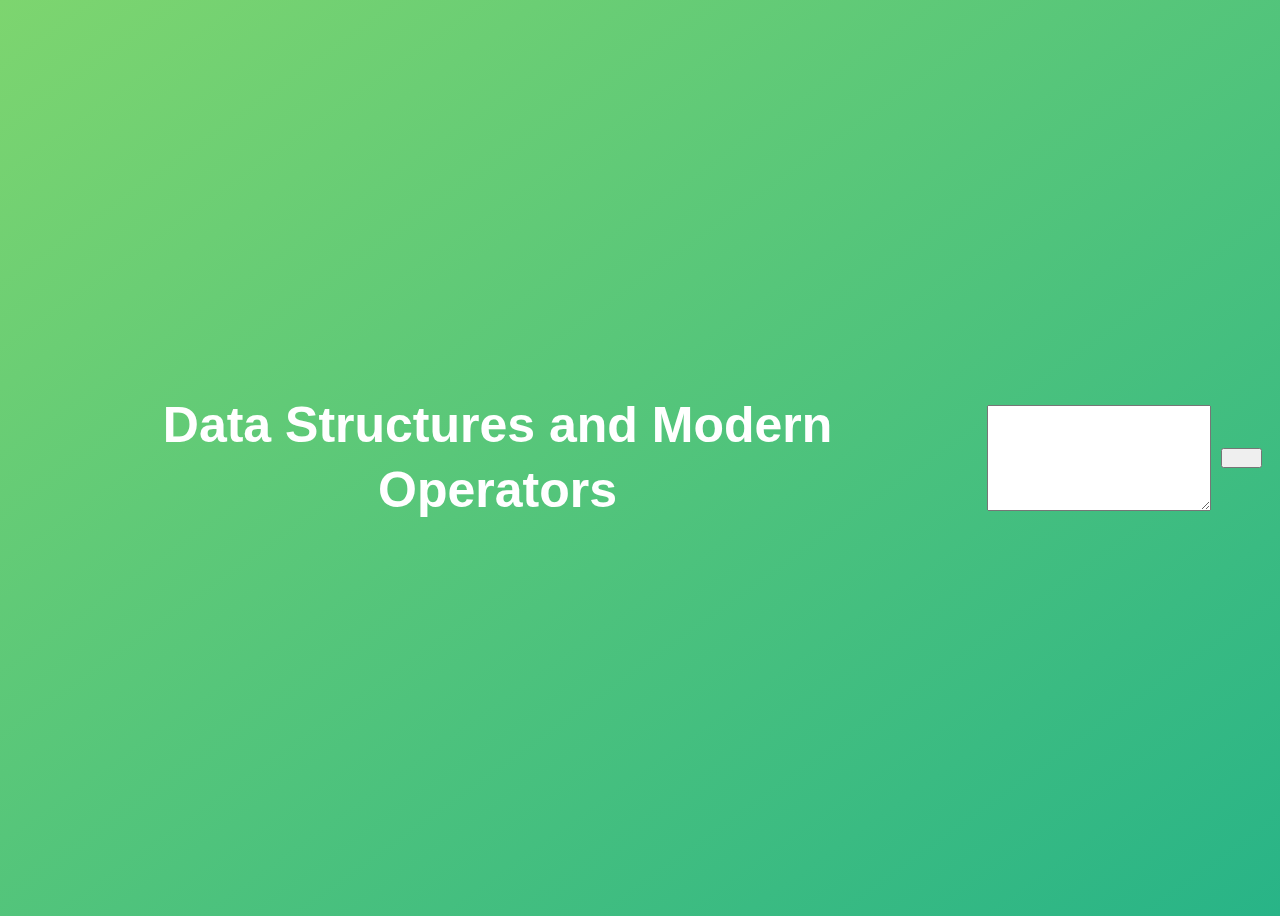
<file: JavaScript/Data structures/index.html>
<!DOCTYPE html>
<html lang="en">
  <head>
    <meta charset="UTF-8" />
    <meta name="viewport" content="width=device-width, initial-scale=1.0" />
    <meta http-equiv="X-UA-Compatible" content="ie=edge" />
    <title>Data Structures and Modern Operators</title>
    <style>
      body {
        height: 100vh;
        display: flex;
        align-items: center;
        background: linear-gradient(to top left, #28b487, #7dd56f);
      }
      h1 {
        font-family: sans-serif;
        font-size: 50px;
        line-height: 1.3;
        width: 100%;
        padding: 30px;
        text-align: center;
        color: white;
      }
      button {
        width: 50px;
        height: 20px;
        margin: 10px;
      }
      textarea {
        width: 300px;
        height: 100px;
      }
    </style>
  </head>
  <body>
    <h1>Data Structures and Modern Operators</h1>
    <script src="script.js"></script>
    <script src="assignment.js"></script>
  </body>
</html>
</file>
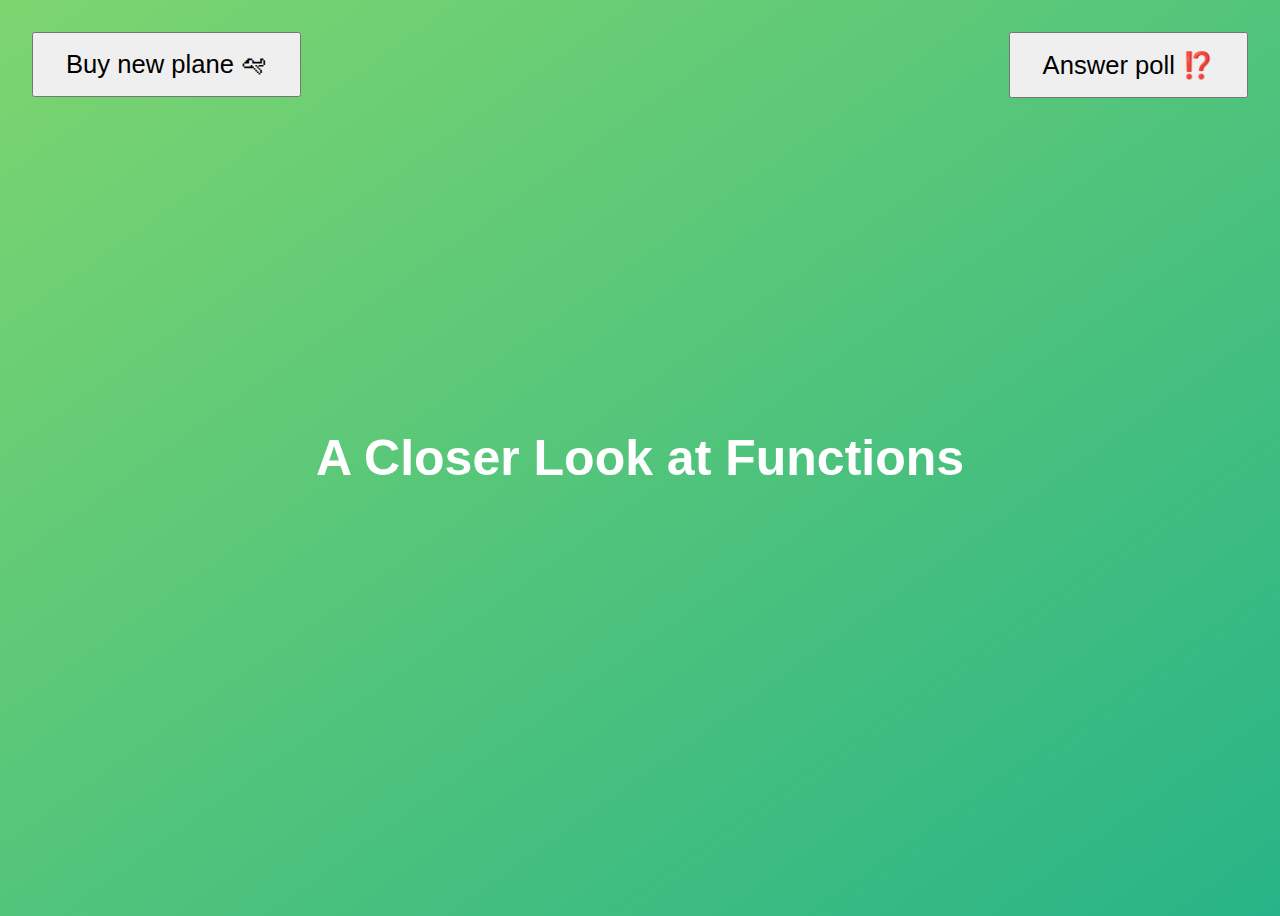
<file: JavaScript/Functions/index.html>
<!DOCTYPE html>
<html lang="en">
  <head>
    <meta charset="UTF-8" />
    <meta name="viewport" content="width=device-width, initial-scale=1.0" />
    <meta http-equiv="X-UA-Compatible" content="ie=edge" />
    <title>A Closer Look at Functions</title>
    <style>
      body {
        height: 100vh;
        display: flex;
        align-items: center;
        background: linear-gradient(to top left, #28b487, #7dd56f);
      }
      h1 {
        font-family: sans-serif;
        font-size: 50px;
        line-height: 1.3;
        width: 100%;
        padding: 30px;
        text-align: center;
        color: white;
      }
      .buy,
      .poll {
        font-size: 1.6rem;
        padding: 1rem 2rem;
        position: absolute;
        top: 2rem;
      }
      .buy {
        left: 2rem;
      }
      .poll {
        right: 2rem;
      }
    </style>
  </head>
  <body>
    <h1>A Closer Look at Functions</h1>
    <button class="buy">Buy new plane 🛩</button>
    <button class="poll">Answer poll ⁉️</button>
    <script src="script.js"></script>
  </body>
</html>
</file>
<file: 04-CSS-Layouts/style.css>
* {
  /* border-top: 10px solid #1098ad; */
  margin: 0;
  padding: 0;
}

/* PAGE SECTIONS */
body {
  color: #444;
  font-family: sans-serif;

  border-top: 10px solid #1098ad;
  position: relative;
}

.container {
  width: 800px;
  /* margin-left: auto;
  margin-right: auto; */
  margin: 0 auto;
}

.main-header {
  background-color: #f7f7f7;
  /* padding: 20px;
  padding-left: 40px;
  padding-right: 40px; */
  padding: 20px 40px;
  margin-bottom: 60px;
  /* height: 80px; */
}

nav {
  font-size: 18px;
  /* text-align: center; */
}

article {
  margin-bottom: 60px;
}

.post-header {
  margin-bottom: 40px;
  /* position: relative; */
}

aside {
  background-color: #f7f7f7;
  border-top: 5px solid #1098ad;
  border-bottom: 5px solid #1098ad;
  /* padding-top: 50px;
  padding-bottom: 50px; */
  padding: 50px 0;
  width: 500px;
}

/* SMALLER ELEMENTS */
h1,
h2,
h3 {
  color: #1098ad;
}

h1 {
  font-size: 26px;
  text-transform: uppercase;
  font-style: italic;
}

h2 {
  font-size: 40px;
  margin-bottom: 30px;
}

h3 {
  font-size: 30px;
  margin-bottom: 20px;
  margin-top: 40px;
}

h4 {
  font-size: 20px;
  text-transform: uppercase;
  text-align: center;
}

p {
  font-size: 22px;
  line-height: 1.5;
  margin-bottom: 15px;
}

ul,
ol {
  margin-left: 50px;
  margin-bottom: 20px;
}

li {
  font-size: 20px;
  margin-bottom: 10px;
  /* display: inline; */
}

li:last-child {
  margin-bottom: 0;
}

/* footer p {
  font-size: 16px;
} */

/* article header p {
  font-style: italic;
} */

#author {
  font-style: italic;
  font-size: 18px;
}

#copyright {
  font-size: 16px;
}

.related-author {
  font-size: 18px;
  font-weight: bold;
}

/* ul {
  list-style: none;
} */

.related {
  list-style: none;
}

body {
  /* background-color: orangered; */
}

/* .first-li {
  font-weight: bold;
} */

li:first-child {
  font-weight: bold;
}

li:last-child {
  font-style: italic;
}

li:nth-child(even) {
  /* color: red; */
}

/* Misconception: this won't work! */
article p:first-child {
  color: red;
}

/* Styling links */
a:link {
  color: #1098ad;
  text-decoration: none;
}

a:visited {
  /* color: #777; */
  color: #1098ad;
}

a:hover {
  color: orangered;
  font-weight: bold;
  text-decoration: underline orangered;
}

a:active {
  background-color: black;
  font-style: italic;
}
/* LVHA */

.post-img {
  width: 100%;
  height: auto;
}

nav a:link {
  /* background-color: orangered;
  margin: 20px;
  padding: 20px;

  display: block; */

  margin-right: 30px;
  margin-top: 10px;
  display: inline-block;
}

nav a:link:last-child {
  margin-right: 0;
}

button {
  font-size: 22px;
  padding: 20px;
  cursor: pointer;

  position: absolute;
  /* top: 50px;
  left: 50px; */
  bottom: 50px;
  right: 50px;
}

h1::first-letter {
  font-style: normal;
  margin-right: 5px;
}

h3 + p::first-line {
  /* color: red; */
}

h2 {
  /* background-color: orange; */
  position: relative;
}

h2::before {
  content: "TOP";
  background-color: #ffe70e;
  color: #444;
  font-size: 16px;
  font-weight: bold;
  display: inline-block;
  padding: 5px 10px;
  position: absolute;
  top: -10px;
  right: -25px;
}

/* Resolving conflicts */
/* #copyright {
  color: red;
}

.copyright {
  color: blue;
}

.text {
  color: yellow;
}

footer p {
  color: green !important;
} */

/* nav a:link,
nav p {
  font-size: 18px;
} */
</file>
<file: 05-Design/style.css>
/*
SPACING SYSTEM (px)
2 / 4 / 8 / 12 / 16 / 24 / 32 / 48 / 64 / 80 / 96 / 128

FONT SIZE SYSTEM (px)
10 / 12 / 14 / 16 / 18 / 20 / 24 / 30 / 36 / 44 / 52 / 62 / 74 / 86 / 98
*/

/* 
MAIN COLOR: #087f5b
GREY COLOR: #343a40
*/
* {
  margin: 0;
  padding: 0;
  box-sizing: border-box;
}

/* ------------------------ */
/* GENERAL STYLES */
/* ------------------------ */
body {
  font-family: "Inter", sans-serif;
  color: #343a40;
  border-bottom: 8px solid #087f5b;
}

.container {
  width: 960px;
  margin: 0 auto;
}

header,
section {
  margin-bottom: 96px;
}

h2 {
  margin-bottom: 48px;
  font-size: 36px;
  letter-spacing: -0.5px;
}

.grid-3-cols {
  display: grid;
  grid-template-columns: repeat(3, 1fr);
  column-gap: 80px;
}

.btn:link,
.btn:visited {
  background-color: #087f5b;
  color: #fff;
  text-decoration: none;
  text-transform: uppercase;
  font-weight: 500;
  display: inline-block;
  border-radius: 100px;
}
.btn:hover,
.btn:active {
  background-color: #099268;
}

.btn--big {
  font-size: 18px;
  padding: 16px 32px;
}

.btn--small {
  font-size: 14px;
  padding: 8px 12px;
}

img {
  border-radius: 12px;
}

/* ------------------------ */
/* COMPONENT STYLES */
/* ------------------------ */

/* HEADER */
header {
  display: grid;
  grid-template-columns: repeat(2, 1fr);
  column-gap: 80px;
  margin-top: 64px;
}

.header-text-box {
  align-self: center;
}

h1 {
  margin-bottom: 32px;
  font-size: 44px;
  line-height: 1.1;
  letter-spacing: -1px;
  margin-bottom: 24px;
}

.header-text {
  margin-bottom: 24px;
  font-size: 18px;
  line-height: 1.7;
}

img {
  width: 100%;
}

/* FEATURES */
.features-icon {
  stroke: #087f5b;
  width: 32px;
  height: 32px;
  margin-bottom: 24px;
}

.features-title {
  margin-bottom: 16px;
  font-size: 20px;
}

.features-text {
  font-size: 18px;
  line-height: 1.7;
}

/* TESTIMONIAL */
.testimonial-section {
  background-color: #087f5b;
  color: #fff;
  padding: 24px;
  border-radius: 12px;
}

.testimonial-box {
  grid-column: 2 / -1;
  align-self: center;
}

.testimonial-box h2 {
  margin-bottom: 24px;
  font-size: 24px;
}

.testimonial-text {
  font-style: italic;
  margin-bottom: 24px;
  font-size: 18px;
  line-height: 1.7;
  color: #e6fcf5;
}

.testimonial-author {
  color: #c3fae8;
}

/* CHAIRS */
.chair {
  box-shadow: 0px 20px 30px 0 rgba(0, 0, 0, 0.07);
  border-radius: 12px;
}

.chair img {
  border-bottom-left-radius: 0;
  border-bottom-right-radius: 0;
}

.chair-box {
  padding: 32px;
}

h3 {
  margin-bottom: 24px;
  font-size: 20px;
}

.chair-details {
  list-style: none;
  margin-bottom: 48px;
}

.chair-details li {
  display: flex;
  align-items: center;
  gap: 12px;
  margin-bottom: 16px;
}

.chair-details li:last-child {
  margin-bottom: 0;
}

.chair-icon {
  stroke: #087f5b;
  width: 24px;
  height: 24px;
}

.chair-price {
  display: flex;
  justify-content: space-between;
  font-size: 20px;
  align-items: center;
}

footer {
  margin-bottom: 48px;
  font-size: 14px;
  color: #495057;
}
</file>
<file: Arrays - bankist project/style.css>
/*
 * Use this CSS to learn some intersting techniques,
 * in case you're wondering how I built the UI.
 * Have fun! 😁
 */

* {
  margin: 0;
  padding: 0;
  box-sizing: inherit;
}

html {
  font-size: 62.5%;
  box-sizing: border-box;
}

body {
  font-family: "Poppins", sans-serif;
  color: #444;
  background-color: #f3f3f3;
  height: 100vh;
  padding: 2rem;
}

nav {
  display: flex;
  justify-content: space-between;
  align-items: center;
  padding: 0 2rem;
}

.welcome {
  font-size: 1.9rem;
  font-weight: 500;
}

.logo {
  height: 5.25rem;
}

.login {
  display: flex;
}

.login__input {
  border: none;
  padding: 0.5rem 2rem;
  font-size: 1.6rem;
  font-family: inherit;
  text-align: center;
  width: 12rem;
  border-radius: 10rem;
  margin-right: 1rem;
  color: inherit;
  border: 1px solid #fff;
  transition: all 0.3s;
}

.login__input:focus {
  outline: none;
  border: 1px solid #ccc;
}

.login__input::placeholder {
  color: #bbb;
}

.login__btn {
  border: none;
  background: none;
  font-size: 2.2rem;
  color: inherit;
  cursor: pointer;
  transition: all 0.3s;
}

.login__btn:hover,
.login__btn:focus,
.btn--sort:hover,
.btn--sort:focus {
  outline: none;
  color: #777;
}

/* MAIN */
.app {
  position: relative;
  max-width: 100rem;
  margin: 4rem auto;
  display: grid;
  grid-template-columns: 4fr 3fr;
  grid-template-rows: auto repeat(3, 15rem) auto;
  gap: 2rem;

  /* NOTE This creates the fade in/out anumation */
  opacity: 0;
  transition: all 1s;
}

.balance {
  grid-column: 1 / span 2;
  display: flex;
  align-items: flex-end;
  justify-content: space-between;
  margin-bottom: 2rem;
}

.balance__label {
  font-size: 2.2rem;
  font-weight: 500;
  margin-bottom: -0.2rem;
}

.balance__date {
  font-size: 1.4rem;
  color: #888;
}

.balance__value {
  font-size: 4.5rem;
  font-weight: 400;
}

/* MOVEMENTS */
.movements {
  grid-row: 2 / span 3;
  background-color: #fff;
  border-radius: 1rem;
  overflow: scroll;
}

.movements__row {
  padding: 2.25rem 4rem;
  display: flex;
  align-items: center;
  border-bottom: 1px solid #eee;
}

.movements__type {
  font-size: 1.1rem;
  text-transform: uppercase;
  font-weight: 500;
  color: #fff;
  padding: 0.1rem 1rem;
  border-radius: 10rem;
  margin-right: 2rem;
}

.movements__date {
  font-size: 1.1rem;
  text-transform: uppercase;
  font-weight: 500;
  color: #666;
}

.movements__type--deposit {
  background-image: linear-gradient(to top left, #39b385, #9be15d);
}

.movements__type--withdrawal {
  background-image: linear-gradient(to top left, #e52a5a, #ff585f);
}

.movements__value {
  font-size: 1.7rem;
  margin-left: auto;
}

/* SUMMARY */
.summary {
  grid-row: 5 / 6;
  display: flex;
  align-items: baseline;
  padding: 0 0.3rem;
  margin-top: 1rem;
}

.summary__label {
  font-size: 1.2rem;
  font-weight: 500;
  text-transform: uppercase;
  margin-right: 0.8rem;
}

.summary__value {
  font-size: 2.2rem;
  margin-right: 2.5rem;
}

.summary__value--in,
.summary__value--interest {
  color: #66c873;
}

.summary__value--out {
  color: #f5465d;
}

.btn--sort {
  margin-left: auto;
  border: none;
  background: none;
  font-size: 1.3rem;
  font-weight: 500;
  cursor: pointer;
}

/* OPERATIONS */
.operation {
  border-radius: 1rem;
  padding: 3rem 4rem;
  color: #333;
}

.operation--transfer {
  background-image: linear-gradient(to top left, #ffb003, #ffcb03);
}

.operation--loan {
  background-image: linear-gradient(to top left, #39b385, #9be15d);
}

.operation--close {
  background-image: linear-gradient(to top left, #e52a5a, #ff585f);
}

h2 {
  margin-bottom: 1.5rem;
  font-size: 1.7rem;
  font-weight: 600;
  color: #333;
}

.form {
  display: grid;
  grid-template-columns: 2.5fr 2.5fr 1fr;
  grid-template-rows: auto auto;
  gap: 0.4rem 1rem;
}

/* Exceptions for interst */
.form.form--loan {
  grid-template-columns: 2.5fr 1fr 2.5fr;
}
.form__label--loan {
  grid-row: 2;
}
/* End exceptions */

.form__input {
  width: 100%;
  border: none;
  background-color: rgba(255, 255, 255, 0.4);
  font-family: inherit;
  font-size: 1.5rem;
  text-align: center;
  color: #333;
  padding: 0.3rem 1rem;
  border-radius: 0.7rem;
  transition: all 0.3s;
}

.form__input:focus {
  outline: none;
  background-color: rgba(255, 255, 255, 0.6);
}

.form__label {
  font-size: 1.3rem;
  text-align: center;
}

.form__btn {
  border: none;
  border-radius: 0.7rem;
  font-size: 1.8rem;
  background-color: #fff;
  cursor: pointer;
  transition: all 0.3s;
}

.form__btn:focus {
  outline: none;
  background-color: rgba(255, 255, 255, 0.8);
}

.logout-timer {
  padding: 0 0.3rem;
  margin-top: 1.9rem;
  text-align: right;
  font-size: 1.25rem;
}

.timer {
  font-weight: 600;
}
</file>
<file: guess my number/style.css>
@import url('https://fonts.googleapis.com/css?family=Press+Start+2P&display=swap');

* {
  margin: 0;
  padding: 0;
  box-sizing: inherit;
}

html {
  font-size: 62.5%;
  box-sizing: border-box;
}

body {
  font-family: 'Press Start 2P', sans-serif;
  color: #eee;
  background-color: #222;
  /* background-color: #60b347; */
}

/* LAYOUT */
header {
  position: relative;
  height: 35vh;
  border-bottom: 7px solid #eee;
}

main {
  height: 65vh;
  color: #eee;
  display: flex;
  align-items: center;
  justify-content: space-around;
}

.left {
  width: 52rem;
  display: flex;
  flex-direction: column;
  align-items: center;
}

.right {
  width: 52rem;
  font-size: 2rem;
}

/* ELEMENTS STYLE */
h1 {
  font-size: 4rem;
  text-align: center;
  position: absolute;
  width: 100%;
  top: 52%;
  left: 50%;
  transform: translate(-50%, -50%);
}

.number {
  background: #eee;
  color: #333;
  font-size: 6rem;
  width: 15rem;
  padding: 3rem 0rem;
  text-align: center;
  position: absolute;
  bottom: 0;
  left: 50%;
  transform: translate(-50%, 50%);
}

.between {
  font-size: 1.4rem;
  position: absolute;
  top: 2rem;
  right: 2rem;
}

.again {
  position: absolute;
  top: 2rem;
  left: 2rem;
}

.guess {
  background: none;
  border: 4px solid #eee;
  font-family: inherit;
  color: inherit;
  font-size: 5rem;
  padding: 2.5rem;
  width: 25rem;
  text-align: center;
  display: block;
  margin-bottom: 3rem;
}

.btn {
  border: none;
  background-color: #eee;
  color: #222;
  font-size: 2rem;
  font-family: inherit;
  padding: 2rem 3rem;
  cursor: pointer;
}

.btn:hover {
  background-color: #ccc;
}

.message {
  margin-bottom: 8rem;
  height: 3rem;
}

.label-score {
  margin-bottom: 2rem;
}
</file>
<file: Modal/styles.css>
* {
  padding: 0;
  margin: 0;
  box-sizing: border-box;
}
html {
  font-size: 62.5%;
}

body {
  background: linear-gradient(to top left, #28b487, #7dd56f);
  background-size: cover;
  background-repeat: no-repeat;
  height: 100vh;
  display: flex;
  justify-content: center;
  align-items: start;
  gap: 4.8rem;
  color: #333;
  line-height: 1.5;
  backdrop-filter: blur(100px);
  position: relative;
  font-family: sans-serif;
}
.show-modal {
  background-color: #fff;
  font-size: 2.4rem;
  font-weight: 600;
  padding: 1.8rem 4.8rem;
  gap: 1.2rem;
  border-radius: 999px;
  border: none;
  cursor: pointer;
  margin-top: 4.8rem;
}
.modal {
  position: absolute;
  top: 50%;
  left: 50%;
  transform: translate(-50%, -50%);
  z-index: 10;
  background-color: #fff;
  padding: 6rem;
  border-radius: 5px;
  width: 70%;
  box-shadow: 0 3rem 5rem rgba(0, 0, 0, 0.3);
}
.modal p {
  font-size: 1.8rem;
}
.modal h1 {
  font-size: 2.5rem;
  margin-bottom: 2rem;
}

.overlay {
  background-color: rgba(0, 0, 0, 0.6);
  position: absolute;
  top: 0;
  left: 0;
  width: 100%;
  height: 100%;
  backdrop-filter: blur(3px);
  z-index: 5;
}

.close-modal {
  position: absolute;
  top: 1.2rem;
  right: 2rem;
  font-size: 5rem;
  border: none;
  cursor: pointer;
  background: none;
  color: #333;
}

.hidden {
  display: none;
}
</file>
<file: JavaScript/Advanced-DOm-Bankist/style.css>
/* The page is NOT responsive. You can implement responsiveness yourself if you wanna have some fun 😃 */

:root {
  --color-primary: #5ec576;
  --color-secondary: #ffcb03;
  --color-tertiary: #ff585f;
  --color-primary-darker: #4bbb7d;
  --color-secondary-darker: #ffbb00;
  --color-tertiary-darker: #fd424b;
  --color-primary-opacity: #5ec5763a;
  --color-secondary-opacity: #ffcd0331;
  --color-tertiary-opacity: #ff58602d;
  --gradient-primary: linear-gradient(to top left, #39b385, #9be15d);
  --gradient-secondary: linear-gradient(to top left, #ffb003, #ffcb03);
}

* {
  margin: 0;
  padding: 0;
  box-sizing: inherit;
}

html {
  font-size: 62.5%;
  box-sizing: border-box;
}

body {
  font-family: 'Poppins', sans-serif;
  font-weight: 300;
  color: #444;
  line-height: 1.9;
  background-color: #f3f3f3;
}

/* GENERAL ELEMENTS */
.section {
  padding: 15rem 3rem;
  border-top: 1px solid #ddd;

  transition: transform 1s, opacity 1s;
}

.section--hidden {
  opacity: 0;
  transform: translateY(8rem);
}

.section__title {
  max-width: 80rem;
  margin: 0 auto 8rem auto;
}

.section__description {
  font-size: 1.8rem;
  font-weight: 600;
  text-transform: uppercase;
  color: var(--color-primary);
  margin-bottom: 1rem;
}

.section__header {
  font-size: 4rem;
  line-height: 1.3;
  font-weight: 500;
}

.btn {
  display: inline-block;
  background-color: var(--color-primary);
  font-size: 1.6rem;
  font-family: inherit;
  font-weight: 500;
  border: none;
  padding: 1.25rem 4.5rem;
  border-radius: 10rem;
  cursor: pointer;
  transition: all 0.3s;
}

.btn:hover {
  background-color: var(--color-primary-darker);
}

.btn--text {
  display: inline-block;
  background: none;
  font-size: 1.7rem;
  font-family: inherit;
  font-weight: 500;
  color: var(--color-primary);
  border: none;
  border-bottom: 1px solid currentColor;
  padding-bottom: 2px;
  cursor: pointer;
  transition: all 0.3s;
}

p {
  color: #666;
}

/* This is BAD for accessibility! Don't do in the real world! */
button:focus {
  outline: none;
}

img {
  transition: filter 0.5s;
}

.lazy-img {
  filter: blur(20px);
}

/* NAVIGATION */
.nav {
  display: flex;
  justify-content: space-between;
  align-items: center;
  height: 9rem;
  width: 100%;
  padding: 0 6rem;
  z-index: 100;
}

/* nav and stickly class at the same time */
.nav.sticky {
  position: fixed;
  background-color: rgba(255, 255, 255, 0.95);
}

.nav__logo {
  height: 4.5rem;
  transition: all 0.3s;
}

.nav__links {
  display: flex;
  align-items: center;
  list-style: none;
}

.nav__item {
  margin-left: 4rem;
}

.nav__link:link,
.nav__link:visited {
  font-size: 1.7rem;
  font-weight: 400;
  color: inherit;
  text-decoration: none;
  display: block;
  transition: all 0.3s;
}

.nav__link--btn:link,
.nav__link--btn:visited {
  padding: 0.8rem 2.5rem;
  border-radius: 3rem;
  background-color: var(--color-primary);
  color: #222;
}

.nav__link--btn:hover,
.nav__link--btn:active {
  color: inherit;
  background-color: var(--color-primary-darker);
  color: #333;
}

/* HEADER */
.header {
  padding: 0 3rem;
  height: 100vh;
  display: flex;
  flex-direction: column;
  align-items: center;
}

.header__title {
  flex: 1;

  max-width: 115rem;
  display: grid;
  grid-template-columns: 3fr 2fr;
  row-gap: 3rem;
  align-content: center;
  justify-content: center;

  align-items: start;
  justify-items: start;
}

h1 {
  font-size: 5.5rem;
  line-height: 1.35;
}

h4 {
  font-size: 2.4rem;
  font-weight: 500;
}

.header__img {
  width: 100%;
  grid-column: 2 / 3;
  grid-row: 1 / span 4;
  transform: translateY(-6rem);
}

.highlight {
  position: relative;
}

.highlight::after {
  display: block;
  content: '';
  position: absolute;
  bottom: 0;
  left: 0;
  height: 100%;
  width: 100%;
  z-index: -1;
  opacity: 0.7;
  transform: scale(1.07, 1.05) skewX(-15deg);
  background-image: var(--gradient-primary);
}

/* FEATURES */
.features {
  display: grid;
  grid-template-columns: 1fr 1fr;
  gap: 4rem;
  margin: 0 12rem;
}

.features__img {
  width: 100%;
}

.features__feature {
  align-self: center;
  justify-self: center;
  width: 70%;
  font-size: 1.5rem;
}

.features__icon {
  display: flex;
  align-items: center;
  justify-content: center;
  background-color: var(--color-primary-opacity);
  height: 5.5rem;
  width: 5.5rem;
  border-radius: 50%;
  margin-bottom: 2rem;
}

.features__icon svg {
  height: 2.5rem;
  width: 2.5rem;
  fill: var(--color-primary);
}

.features__header {
  font-size: 2rem;
  margin-bottom: 1rem;
}

/* OPERATIONS */
.operations {
  max-width: 100rem;
  margin: 12rem auto 0 auto;

  background-color: #fff;
}

.operations__tab-container {
  display: flex;
  justify-content: center;
}

.operations__tab {
  margin-right: 2.5rem;
  transform: translateY(-50%);
}

.operations__tab span {
  margin-right: 1rem;
  font-weight: 600;
  display: inline-block;
}

.operations__tab--1 {
  background-color: var(--color-secondary);
}

.operations__tab--1:hover {
  background-color: var(--color-secondary-darker);
}

.operations__tab--3 {
  background-color: var(--color-tertiary);
  margin: 0;
}

.operations__tab--3:hover {
  background-color: var(--color-tertiary-darker);
}

.operations__tab--active {
  transform: translateY(-66%);
}

.operations__content {
  display: none;

  /* JUST PRESENTATIONAL */
  font-size: 1.7rem;
  padding: 2.5rem 7rem 6.5rem 7rem;
}

.operations__content--active {
  display: grid;
  grid-template-columns: 7rem 1fr;
  column-gap: 3rem;
  row-gap: 0.5rem;
}

.operations__header {
  font-size: 2.25rem;
  font-weight: 500;
  align-self: center;
}

.operations__icon {
  display: flex;
  align-items: center;
  justify-content: center;
  height: 7rem;
  width: 7rem;
  border-radius: 50%;
}

.operations__icon svg {
  height: 2.75rem;
  width: 2.75rem;
}

.operations__content p {
  grid-column: 2;
}

.operations__icon--1 {
  background-color: var(--color-secondary-opacity);
}
.operations__icon--2 {
  background-color: var(--color-primary-opacity);
}
.operations__icon--3 {
  background-color: var(--color-tertiary-opacity);
}
.operations__icon--1 svg {
  fill: var(--color-secondary-darker);
}
.operations__icon--2 svg {
  fill: var(--color-primary);
}
.operations__icon--3 svg {
  fill: var(--color-tertiary);
}

/* SLIDER */
.slider {
  max-width: 100rem;
  height: 50rem;
  margin: 0 auto;
  position: relative;

  /* IN THE END */
  overflow: hidden;
}

.slide {
  position: absolute;
  top: 0;
  width: 100%;
  height: 50rem;

  display: flex;
  align-items: center;
  justify-content: center;

  /* THIS creates the animation! */
  transition: transform 1s;
}

.slide > img {
  /* Only for images that have different size than slide */
  width: 100%;
  height: 100%;
  object-fit: cover;
}

.slider__btn {
  position: absolute;
  top: 50%;
  z-index: 10;

  border: none;
  background: rgba(255, 255, 255, 0.7);
  font-family: inherit;
  color: #333;
  border-radius: 50%;
  height: 5.5rem;
  width: 5.5rem;
  font-size: 3.25rem;
  cursor: pointer;
}

.slider__btn--left {
  left: 6%;
  transform: translate(-50%, -50%);
}

.slider__btn--right {
  right: 6%;
  transform: translate(50%, -50%);
}

.dots {
  position: absolute;
  bottom: 5%;
  left: 50%;
  transform: translateX(-50%);
  display: flex;
}

.dots__dot {
  border: none;
  background-color: #b9b9b9;
  opacity: 0.7;
  height: 1rem;
  width: 1rem;
  border-radius: 50%;
  margin-right: 1.75rem;
  cursor: pointer;
  transition: all 0.5s;

  /* Only necessary when overlying images */
  /* box-shadow: 0 0.6rem 1.5rem rgba(0, 0, 0, 0.7); */
}

.dots__dot:last-child {
  margin: 0;
}

.dots__dot--active {
  /* background-color: #fff; */
  background-color: #888;
  opacity: 1;
}

/* TESTIMONIALS */
.testimonial {
  width: 65%;
  position: relative;
}

.testimonial::before {
  content: '\201C';
  position: absolute;
  top: -5.7rem;
  left: -6.8rem;
  line-height: 1;
  font-size: 20rem;
  font-family: inherit;
  color: var(--color-primary);
  z-index: -1;
}

.testimonial__header {
  font-size: 2.25rem;
  font-weight: 500;
  margin-bottom: 1.5rem;
}

.testimonial__text {
  font-size: 1.7rem;
  margin-bottom: 3.5rem;
  color: #666;
}

.testimonial__author {
  margin-left: 3rem;
  font-style: normal;

  display: grid;
  grid-template-columns: 6.5rem 1fr;
  column-gap: 2rem;
}

.testimonial__photo {
  grid-row: 1 / span 2;
  width: 6.5rem;
  border-radius: 50%;
}

.testimonial__name {
  font-size: 1.7rem;
  font-weight: 500;
  align-self: end;
  margin: 0;
}

.testimonial__location {
  font-size: 1.5rem;
}

.section__title--testimonials {
  margin-bottom: 4rem;
}

/* SIGNUP */
.section--sign-up {
  background-color: #37383d;
  border-top: none;
  border-bottom: 1px solid #444;
  text-align: center;
  padding: 10rem 3rem;
}

.section--sign-up .section__header {
  color: #fff;
  text-align: center;
}

.section--sign-up .section__title {
  margin-bottom: 6rem;
}

.section--sign-up .btn {
  font-size: 1.9rem;
  padding: 2rem 5rem;
}

/* FOOTER */
.footer {
  padding: 10rem 3rem;
  background-color: #37383d;
}

.footer__nav {
  list-style: none;
  display: flex;
  justify-content: center;
  margin-bottom: 5rem;
}

.footer__item {
  margin-right: 4rem;
}

.footer__link {
  font-size: 1.6rem;
  color: #eee;
  text-decoration: none;
}

.footer__logo {
  height: 5rem;
  display: block;
  margin: 0 auto;
  margin-bottom: 5rem;
}

.footer__copyright {
  font-size: 1.4rem;
  color: #aaa;
  text-align: center;
}

.footer__copyright .footer__link {
  font-size: 1.4rem;
}

/* MODAL WINDOW */
.modal {
  position: fixed;
  top: 50%;
  left: 50%;
  transform: translate(-50%, -50%);
  max-width: 60rem;
  background-color: #f3f3f3;
  padding: 5rem 6rem;
  box-shadow: 0 4rem 6rem rgba(0, 0, 0, 0.3);
  z-index: 1000;
  transition: all 0.5s;
}

.overlay {
  position: fixed;
  top: 0;
  left: 0;
  width: 100%;
  height: 100%;
  background-color: rgba(0, 0, 0, 0.5);
  backdrop-filter: blur(4px);
  z-index: 100;
  transition: all 0.5s;
}

.modal__header {
  font-size: 3.25rem;
  margin-bottom: 4.5rem;
  line-height: 1.5;
}

.modal__form {
  margin: 0 3rem;
  display: grid;
  grid-template-columns: 1fr 2fr;
  align-items: center;
  gap: 2.5rem;
}

.modal__form label {
  font-size: 1.7rem;
  font-weight: 500;
}

.modal__form input {
  font-size: 1.7rem;
  padding: 1rem 1.5rem;
  border: 1px solid #ddd;
  border-radius: 0.5rem;
}

.modal__form button {
  grid-column: 1 / span 2;
  justify-self: center;
  margin-top: 1rem;
}

.btn--close-modal {
  font-family: inherit;
  color: inherit;
  position: absolute;
  top: 0.5rem;
  right: 2rem;
  font-size: 4rem;
  cursor: pointer;
  border: none;
  background: none;
}

.hidden {
  visibility: hidden;
  opacity: 0;
}

/* COOKIE MESSAGE */
.cookie-message {
  display: flex;
  align-items: center;
  justify-content: space-evenly;
  width: 100%;
  background-color: white;
  color: #bbb;
  font-size: 1.5rem;
  font-weight: 400;
}
</file>
